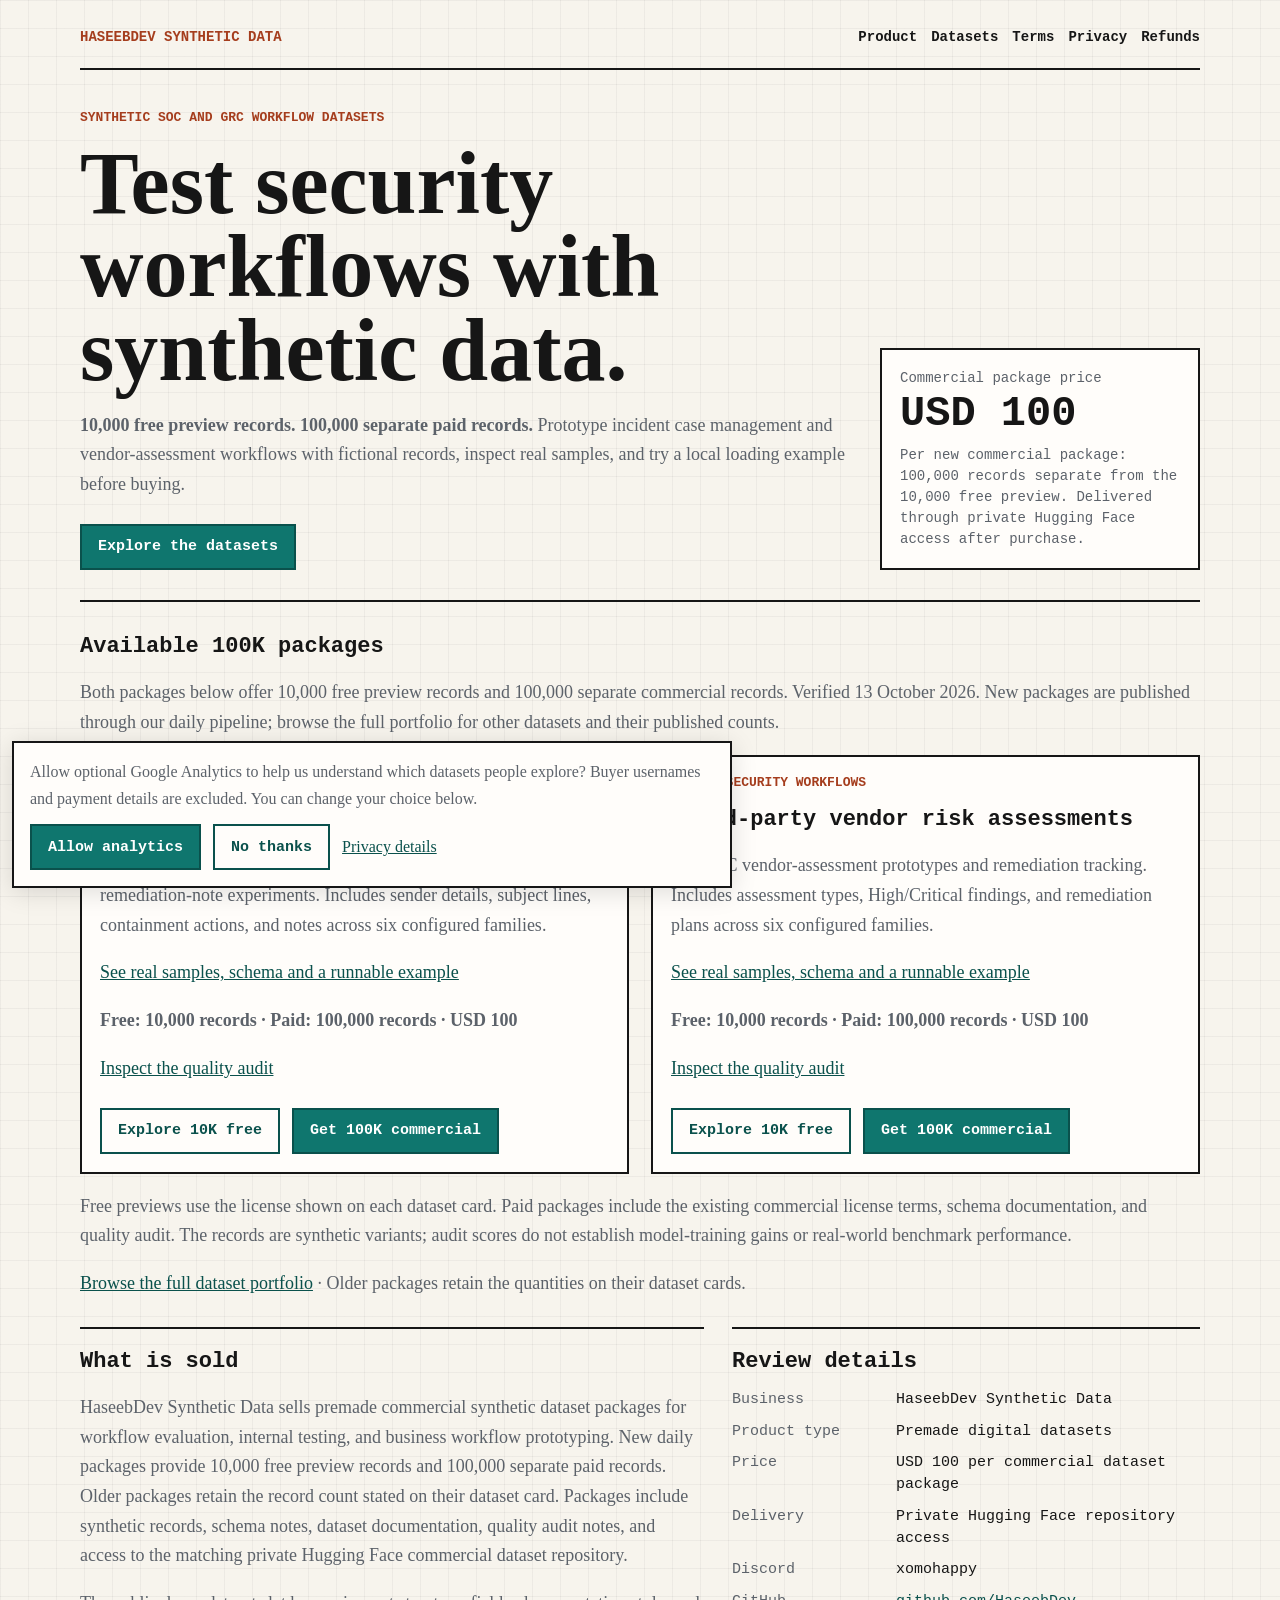
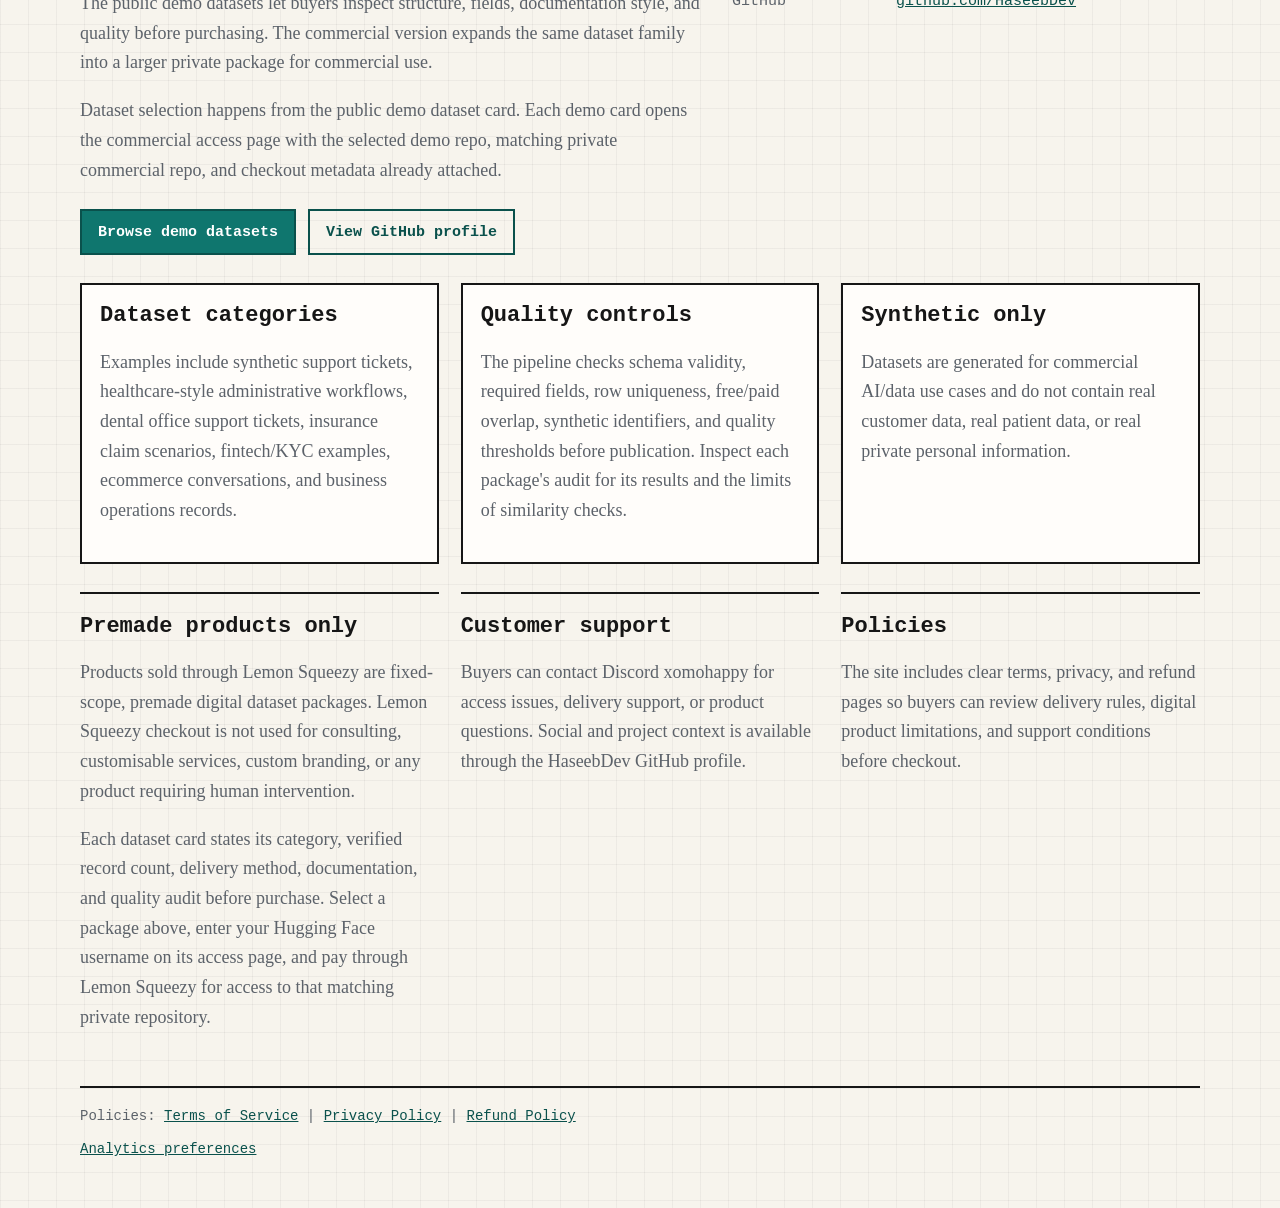
<file: index.html>
<!doctype html>
<html lang="en">
<head>
  <meta charset="utf-8">
  <meta name="viewport" content="width=device-width, initial-scale=1">
  <meta name="checkout-repo" content="synthetic-data-checkout">
  <meta name="description" content="Explore 10,000 free synthetic workflow records, then get 100,000 separate commercial records for USD 100. Inspect the schema and audit before buying.">
  <title>Synthetic SOC &amp; Vendor Risk Datasets | 10K Free / 100K Paid</title>
  <link rel="canonical" href="https://haseebdev.github.io/synthetic-data-checkout/">
  <meta property="og:type" content="website">
  <meta property="og:title" content="Synthetic SOC and vendor risk workflow datasets">
  <meta property="og:description" content="Prototype security workflows with fictional records. Inspect 10K free previews, real samples and runnable examples; get 100K separate commercial records for USD 100.">
  <meta property="og:url" content="https://haseebdev.github.io/synthetic-data-checkout/">
  <meta name="twitter:card" content="summary">
  <script src="campaign-links.js" defer></script>
  <link rel="stylesheet" href="site.css">
  <script src="analytics-config.js" defer></script>
  <script src="analytics.js" defer></script>
  <meta name="referrer" content="strict-origin-when-cross-origin">
</head>
<body>
  <main class="wrap">
    <nav class="topbar" aria-label="Site navigation">
      <div class="brand">HaseebDev Synthetic Data</div>
      <div class="nav">
        <a href="index.html">Product</a>
        <a href="#packages">Datasets</a>
        <a href="terms.html">Terms</a>
        <a href="privacy.html">Privacy</a>
        <a href="refund.html">Refunds</a>
      </div>
    </nav>

    <header class="hero">
      <div>
        <p class="eyebrow">Synthetic SOC and GRC workflow datasets</p>
        <h1>Test security workflows with synthetic data.</h1>
        <p><strong>10,000 free preview records. 100,000 separate paid records.</strong> Prototype incident case management and vendor-assessment workflows with fictional records, inspect real samples, and try a local loading example before buying.</p>
        <div class="button-row"><a class="button" href="#packages">Explore the datasets</a></div>
      </div>
      <aside class="price-box" aria-label="Pricing">
        <div class="caption">Commercial package price</div>
        <div class="price">USD 100</div>
        <div class="caption">Per new commercial package: 100,000 records separate from the 10,000 free preview. Delivered through private Hugging Face access after purchase.</div>
      </aside>
    </header>

    <section id="packages" class="catalog" aria-labelledby="packages-title">
      <h2 id="packages-title">Available 100K packages</h2>
      <p>Both packages below offer 10,000 free preview records and 100,000 separate commercial records. Verified 13 October 2026. New packages are published through our daily pipeline; browse the full portfolio for other datasets and their published counts.</p>
      <div class="package-grid">
        <article class="fact-box">
          <p class="eyebrow">Email security workflows</p>
          <h2>Phishing remediation reports</h2>
          <p>For SOC case-management prototypes, incident-ticket ingestion, and remediation-note experiments. Includes sender details, subject lines, containment actions, and notes across six configured families.</p>
          <p><a href="phishing-remediation-dataset.html">See real samples, schema and a runnable example</a></p>
          <p><strong>Free: 10,000 records · Paid: 100,000 records · USD 100</strong></p>
          <p><a href="https://huggingface.co/datasets/HaseebDev/phishing_remediation_reports/blob/main/quality-audit.md">Inspect the quality audit</a></p>
          <div class="button-row">
            <a class="button secondary" href="https://huggingface.co/datasets/HaseebDev/phishing_remediation_reports">Explore 10K free</a>
            <a class="button" data-package="phishing_remediation_reports" href="https://haseebdev.github.io/synthetic-data-checkout/commercial-access.html?niche=phishing_remediation_reports&amp;demo_repo=HaseebDev%2Fphishing_remediation_reports&amp;commercial_repo=HaseebDev%2Fphishing_remediation_reports-commercial&amp;checkout_url=https%3A%2F%2Fsyntheticdatasetlab.lemonsqueezy.com%2Fcheckout%2Fbuy%2F431fde4c-a3ff-4587-825b-7ec496b1e98e%3Fcheckout%255Bcustom%255D%255Bdataset%255D%3Dphishing_remediation_reports%26checkout%255Bcustom%255D%255Bdemo_repo%255D%3DHaseebDev%252Fphishing_remediation_reports%26checkout%255Bcustom%255D%255Bcommercial_repo%255D%3DHaseebDev%252Fphishing_remediation_reports-commercial%26utm_source%3Dgithub_pages%26utm_medium%3Dcatalog%26utm_campaign%3Dphishing_remediation_reports&amp;commercial_records=100000&amp;utm_source=github_pages&amp;utm_medium=catalog&amp;utm_campaign=phishing_remediation_reports">Get 100K commercial</a>
          </div>
        </article>
        <article class="fact-box">
          <p class="eyebrow">Vendor security workflows</p>
          <h2>Third-party vendor risk assessments</h2>
          <p>For GRC vendor-assessment prototypes and remediation tracking. Includes assessment types, High/Critical findings, and remediation plans across six configured families.</p>
          <p><a href="vendor-risk-assessment-dataset.html">See real samples, schema and a runnable example</a></p>
          <p><strong>Free: 10,000 records · Paid: 100,000 records · USD 100</strong></p>
          <p><a href="https://huggingface.co/datasets/HaseebDev/third_party_vendor_risks/blob/main/quality-audit.md">Inspect the quality audit</a></p>
          <div class="button-row">
            <a class="button secondary" href="https://huggingface.co/datasets/HaseebDev/third_party_vendor_risks">Explore 10K free</a>
            <a class="button" data-package="third_party_vendor_risks" href="https://haseebdev.github.io/synthetic-data-checkout/commercial-access.html?niche=third_party_vendor_risks&amp;demo_repo=HaseebDev%2Fthird_party_vendor_risks&amp;commercial_repo=HaseebDev%2Fthird_party_vendor_risks-commercial&amp;checkout_url=https%3A%2F%2Fsyntheticdatasetlab.lemonsqueezy.com%2Fcheckout%2Fbuy%2F431fde4c-a3ff-4587-825b-7ec496b1e98e%3Fcheckout%255Bcustom%255D%255Bdataset%255D%3Dthird_party_vendor_risks%26checkout%255Bcustom%255D%255Bdemo_repo%255D%3DHaseebDev%252Fthird_party_vendor_risks%26checkout%255Bcustom%255D%255Bcommercial_repo%255D%3DHaseebDev%252Fthird_party_vendor_risks-commercial%26utm_source%3Dgithub_pages%26utm_medium%3Dcatalog%26utm_campaign%3Dthird_party_vendor_risks&amp;commercial_records=100000&amp;utm_source=github_pages&amp;utm_medium=catalog&amp;utm_campaign=third_party_vendor_risks">Get 100K commercial</a>
          </div>
        </article>
      </div>
      <p>Free previews use the license shown on each dataset card. Paid packages include the existing commercial license terms, schema documentation, and quality audit. The records are synthetic variants; audit scores do not establish model-training gains or real-world benchmark performance.</p>
      <p><a href="https://huggingface.co/HaseebDev">Browse the full dataset portfolio</a> · Older packages retain the quantities on their dataset cards.</p>
    </section>

    <section class="two-col">
      <div class="panel">
        <h2>What is sold</h2>
        <p>
          HaseebDev Synthetic Data sells premade commercial synthetic dataset packages for workflow evaluation, internal testing, and business workflow prototyping. New daily packages provide 10,000 free preview records and 100,000 separate paid records. Older packages retain the record count stated on their dataset card. Packages include synthetic records, schema notes, dataset documentation, quality audit notes, and access to the matching private Hugging Face commercial dataset repository.
        </p>
        <p>
          The public demo datasets let buyers inspect structure, fields, documentation style, and quality before purchasing. The commercial version expands the same dataset family into a larger private package for commercial use.
        </p>
        <p>
          Dataset selection happens from the public demo dataset card. Each demo card opens the commercial access page with the selected demo repo, matching private commercial repo, and checkout metadata already attached.
        </p>
        <div class="button-row">
          <a class="button" href="https://huggingface.co/HaseebDev" rel="noopener">Browse demo datasets</a>
          <a class="button secondary" href="https://github.com/HaseebDev" rel="noopener">View GitHub profile</a>
        </div>
      </div>

      <aside class="panel">
        <h2>Review details</h2>
        <dl>
          <dt>Business</dt>
          <dd>HaseebDev Synthetic Data</dd>
          <dt>Product type</dt>
          <dd>Premade digital datasets</dd>
          <dt>Price</dt>
          <dd>USD 100 per commercial dataset package</dd>
          <dt>Delivery</dt>
          <dd>Private Hugging Face repository access</dd>
          <dt>Discord</dt>
          <dd>xomohappy</dd>
          <dt>GitHub</dt>
          <dd><a href="https://github.com/HaseebDev" rel="noopener">github.com/HaseebDev</a></dd>
        </dl>
      </aside>
    </section>

    <section class="grid" aria-label="Product features">
      <article class="fact-box">
        <h2>Dataset categories</h2>
        <p>Examples include synthetic support tickets, healthcare-style administrative workflows, dental office support tickets, insurance claim scenarios, fintech/KYC examples, ecommerce conversations, and business operations records.</p>
      </article>
      <article class="fact-box">
        <h2>Quality controls</h2>
        <p>The pipeline checks schema validity, required fields, row uniqueness, free/paid overlap, synthetic identifiers, and quality thresholds before publication. Inspect each package's audit for its results and the limits of similarity checks.</p>
      </article>
      <article class="fact-box">
        <h2>Synthetic only</h2>
        <p>Datasets are generated for commercial AI/data use cases and do not contain real customer data, real patient data, or real private personal information.</p>
      </article>
    </section>

    <section class="grid" aria-label="Store review and buyer information">
      <div class="panel">
        <h2>Premade products only</h2>
        <p>
          Products sold through Lemon Squeezy are fixed-scope, premade digital dataset packages. Lemon Squeezy checkout is not used for consulting, customisable services, custom branding, or any product requiring human intervention.
        </p>
        <p>
          Each dataset card states its category, verified record count, delivery method, documentation, and quality audit before purchase. Select a package above, enter your Hugging Face username on its access page, and pay through Lemon Squeezy for access to that matching private repository.
        </p>
      </div>
      <div class="panel">
        <h2>Customer support</h2>
        <p>
          Buyers can contact Discord xomohappy for access issues, delivery support, or product questions. Social and project context is available through the HaseebDev GitHub profile.
        </p>
      </div>
      <div class="panel">
        <h2>Policies</h2>
        <p>
          The site includes clear terms, privacy, and refund pages so buyers can review delivery rules, digital product limitations, and support conditions before checkout.
        </p>
      </div>
    </section>

    <footer class="footer">
      Policies: <a href="terms.html">Terms of Service</a> | <a href="privacy.html">Privacy Policy</a> | <a href="refund.html">Refund Policy</a>
    </footer>
  </main>
</body>
</html>
</file>
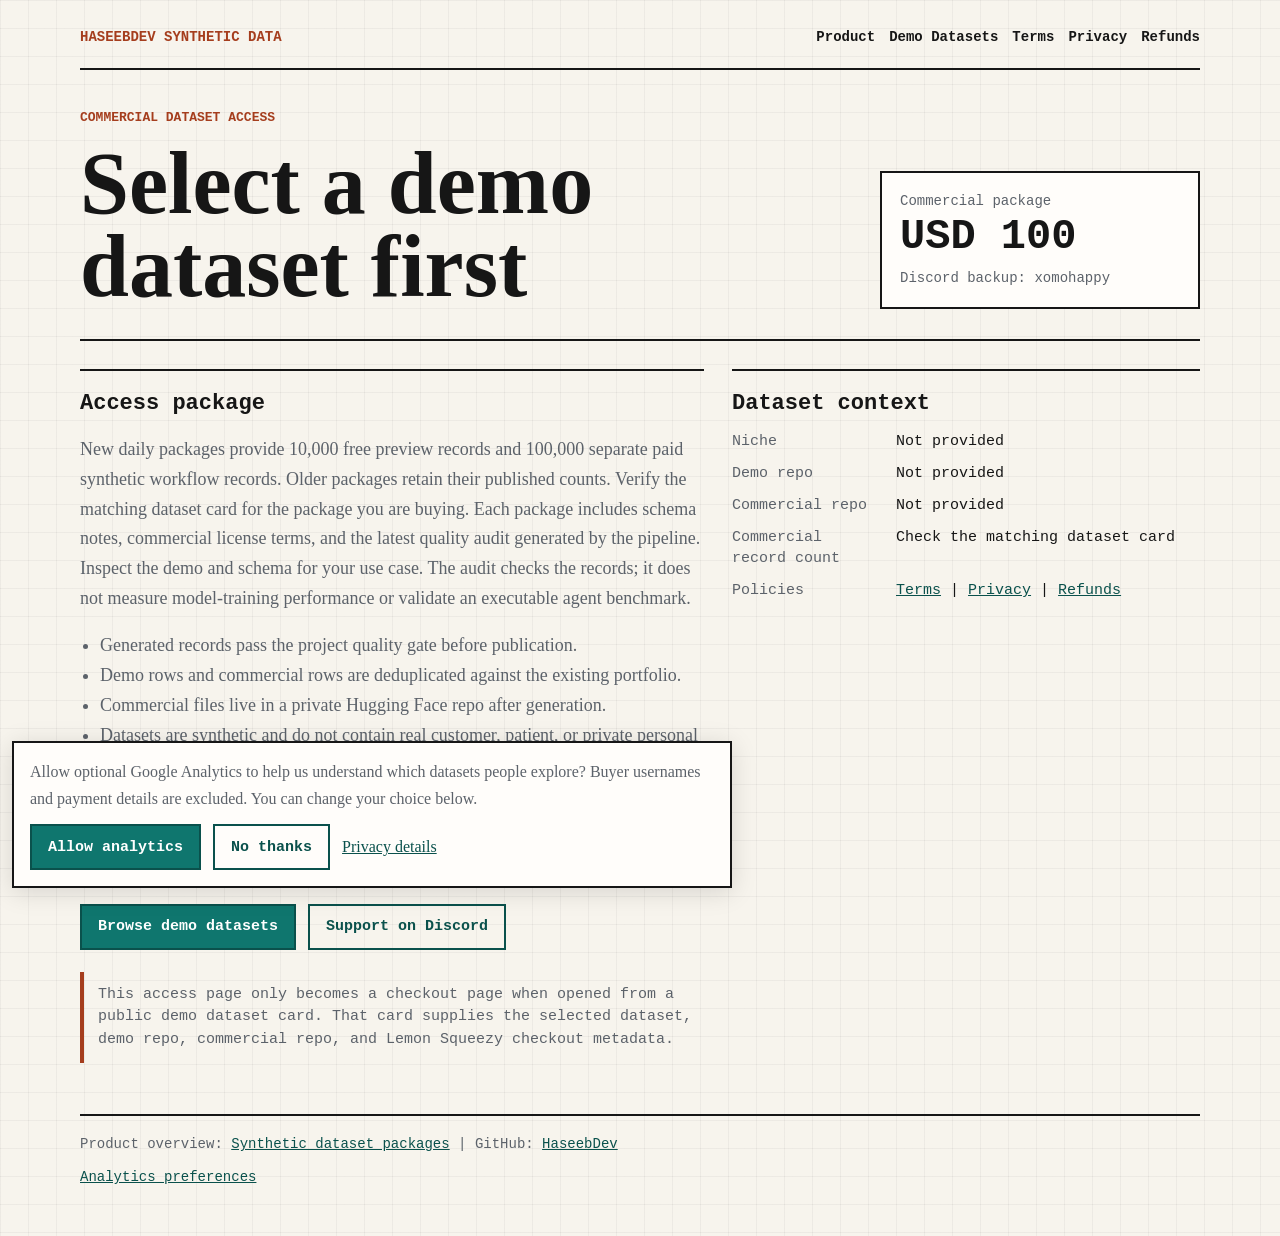
<file: commercial-access.html>
<!doctype html>
<html lang="en">
<head>
  <meta charset="utf-8">
  <meta name="viewport" content="width=device-width, initial-scale=1">
  <meta name="checkout-repo" content="synthetic-data-checkout">
  <title>Commercial Dataset Access</title>
  <link rel="stylesheet" href="site.css">
  <script src="analytics-config.js" defer></script>
  <script src="analytics.js" defer></script>
  <meta name="referrer" content="strict-origin-when-cross-origin">
</head>
<body>
  <main class="wrap">
    <nav class="topbar" aria-label="Site navigation">
      <div class="brand">HaseebDev Synthetic Data</div>
      <div class="nav">
        <a href="index.html">Product</a>
        <a href="https://huggingface.co/HaseebDev" rel="noopener">Demo Datasets</a>
        <a href="terms.html">Terms</a>
        <a href="privacy.html">Privacy</a>
        <a href="refund.html">Refunds</a>
      </div>
    </nav>

    <header class="hero">
      <div>
        <p class="eyebrow">Commercial dataset access</p>
        <h1 id="title">Buy the commercial dataset</h1>
      </div>
      <aside class="price-box">
        <div class="caption">Commercial package</div>
        <div class="price">USD 100</div>
        <div class="caption">Discord backup: xomohappy</div>
      </aside>
    </header>

    <div class="two-col">
      <section class="panel">
        <h2>Access package</h2>
        <p>
          New daily packages provide 10,000 free preview records and 100,000 separate paid synthetic workflow records. Older packages retain their published counts. Verify the matching dataset card for the package you are buying. Each package includes
          schema notes, commercial license terms, and the latest quality audit generated by the
          pipeline. Inspect the demo and schema for your use case. The audit checks the records;
          it does not measure model-training performance or validate an executable agent benchmark.
        </p>
        <ul>
          <li>Generated records pass the project quality gate before publication.</li>
          <li>Demo rows and commercial rows are deduplicated against the existing portfolio.</li>
          <li>Commercial files live in a private Hugging Face repo after generation.</li>
          <li>Datasets are synthetic and do not contain real customer, patient, or private personal data.</li>
        </ul>

        <label for="hf-username">Hugging Face username for private repo access</label>
        <input id="hf-username" name="hf_username" autocomplete="username" placeholder="your-huggingface-username">

        <div class="button-row">
          <a class="button" id="checkout" href="#" rel="noopener">Buy with Lemon Squeezy</a>
          <a class="button secondary" id="support" href="https://discord.com/app" rel="noopener">Support on Discord</a>
        </div>

        <p class="alert" id="fallback">
          This page is dataset-specific. Open it from a public demo dataset card so the selected demo repo, private commercial repo, and checkout metadata are attached before purchase.
        </p>
      </section>

      <aside class="panel">
        <h2>Dataset context</h2>
        <dl>
          <dt>Niche</dt>
          <dd id="niche">Not provided</dd>
          <dt>Demo repo</dt>
          <dd id="demo-repo">Not provided</dd>
          <dt>Commercial repo</dt>
          <dd id="commercial-repo">Not provided</dd>
          <dt>Commercial record count</dt>
          <dd id="commercial-count">Check the matching dataset card</dd>
          <dt>Policies</dt>
          <dd><a href="terms.html">Terms</a> | <a href="privacy.html">Privacy</a> | <a href="refund.html">Refunds</a></dd>
        </dl>
      </aside>
    </div>

    <footer class="footer">
      Product overview: <a href="index.html">Synthetic dataset packages</a> | GitHub: <a href="https://github.com/HaseebDev" rel="noopener">HaseebDev</a>
    </footer>
  </main>

  <script src="campaign-links.js"></script>
  <script>
    const params = new URLSearchParams(window.location.search);
    const niche = params.get("niche") || params.get("dataset") || "";
    const demoRepo = params.get("demo_repo") || "";
    const commercialRepo = params.get("commercial_repo") || "";
    const configuredCheckout = params.get("checkout_url") || "";
    const checkoutUrl = typeof window.datasetCampaignUrl === "function"
      ? window.datasetCampaignUrl(configuredCheckout) : configuredCheckout;
    const commercialCount = params.get("commercial_records") || "";
    if (/^[1-9][0-9]{0,6}$/.test(commercialCount)) {
      document.getElementById("commercial-count").textContent = `${Number(commercialCount).toLocaleString("en-US")} (as stated on the dataset card)`;
    }

    const readable = niche
      ? niche.replace(/[_-]+/g, " ").replace(/\b\w/g, char => char.toUpperCase())
      : "Commercial Dataset";

    document.getElementById("title").textContent = `${readable} Commercial Access`;
    document.getElementById("niche").textContent = niche || "Not provided";
    document.getElementById("demo-repo").textContent = demoRepo || "Not provided";
    document.getElementById("commercial-repo").textContent = commercialRepo || "Not provided";

    const checkout = document.getElementById("checkout");
    const hfUsername = document.getElementById("hf-username");
    const withHuggingFaceUsername = (url) => {
      const parsed = new URL(url, window.location.href);
      const username = hfUsername.value.trim();
      if (username) {
        parsed.searchParams.set("checkout[custom][hf_username]", username);
      }
      return parsed.toString();
    };

    const isAllowedCheckoutUrl = (url) => {
      try {
        const parsed = new URL(url);
        return (
          parsed.protocol === "https:" &&
          parsed.hostname === "syntheticdatasetlab.lemonsqueezy.com" &&
          parsed.pathname.startsWith("/checkout/buy/")
        );
      } catch {
        return false;
      }
    };

    const hasDatasetContext = Boolean(
      niche &&
      demoRepo === `HaseebDev/${niche}` &&
      commercialRepo === `${demoRepo}-commercial` &&
      isAllowedCheckoutUrl(checkoutUrl)
    );

    if (hasDatasetContext) {
      checkout.href = checkoutUrl;
      checkout.addEventListener("click", (event) => {
        const username = hfUsername.value.trim();
        if (!username) {
          event.preventDefault();
          hfUsername.focus();
          hfUsername.setAttribute("aria-invalid", "true");
          return;
        }
        hfUsername.removeAttribute("aria-invalid");
        checkout.href = withHuggingFaceUsername(checkoutUrl);
      });
    } else {
      document.getElementById("title").textContent = "Select a demo dataset first";
      checkout.href = "https://huggingface.co/HaseebDev";
      checkout.textContent = "Browse demo datasets";
      hfUsername.disabled = true;
      hfUsername.placeholder = "Open this page from a demo dataset card";
      document.getElementById("fallback").textContent = "This access page only becomes a checkout page when opened from a public demo dataset card. That card supplies the selected dataset, demo repo, commercial repo, and Lemon Squeezy checkout metadata.";
    }
  </script>
</body>
</html>
</file>
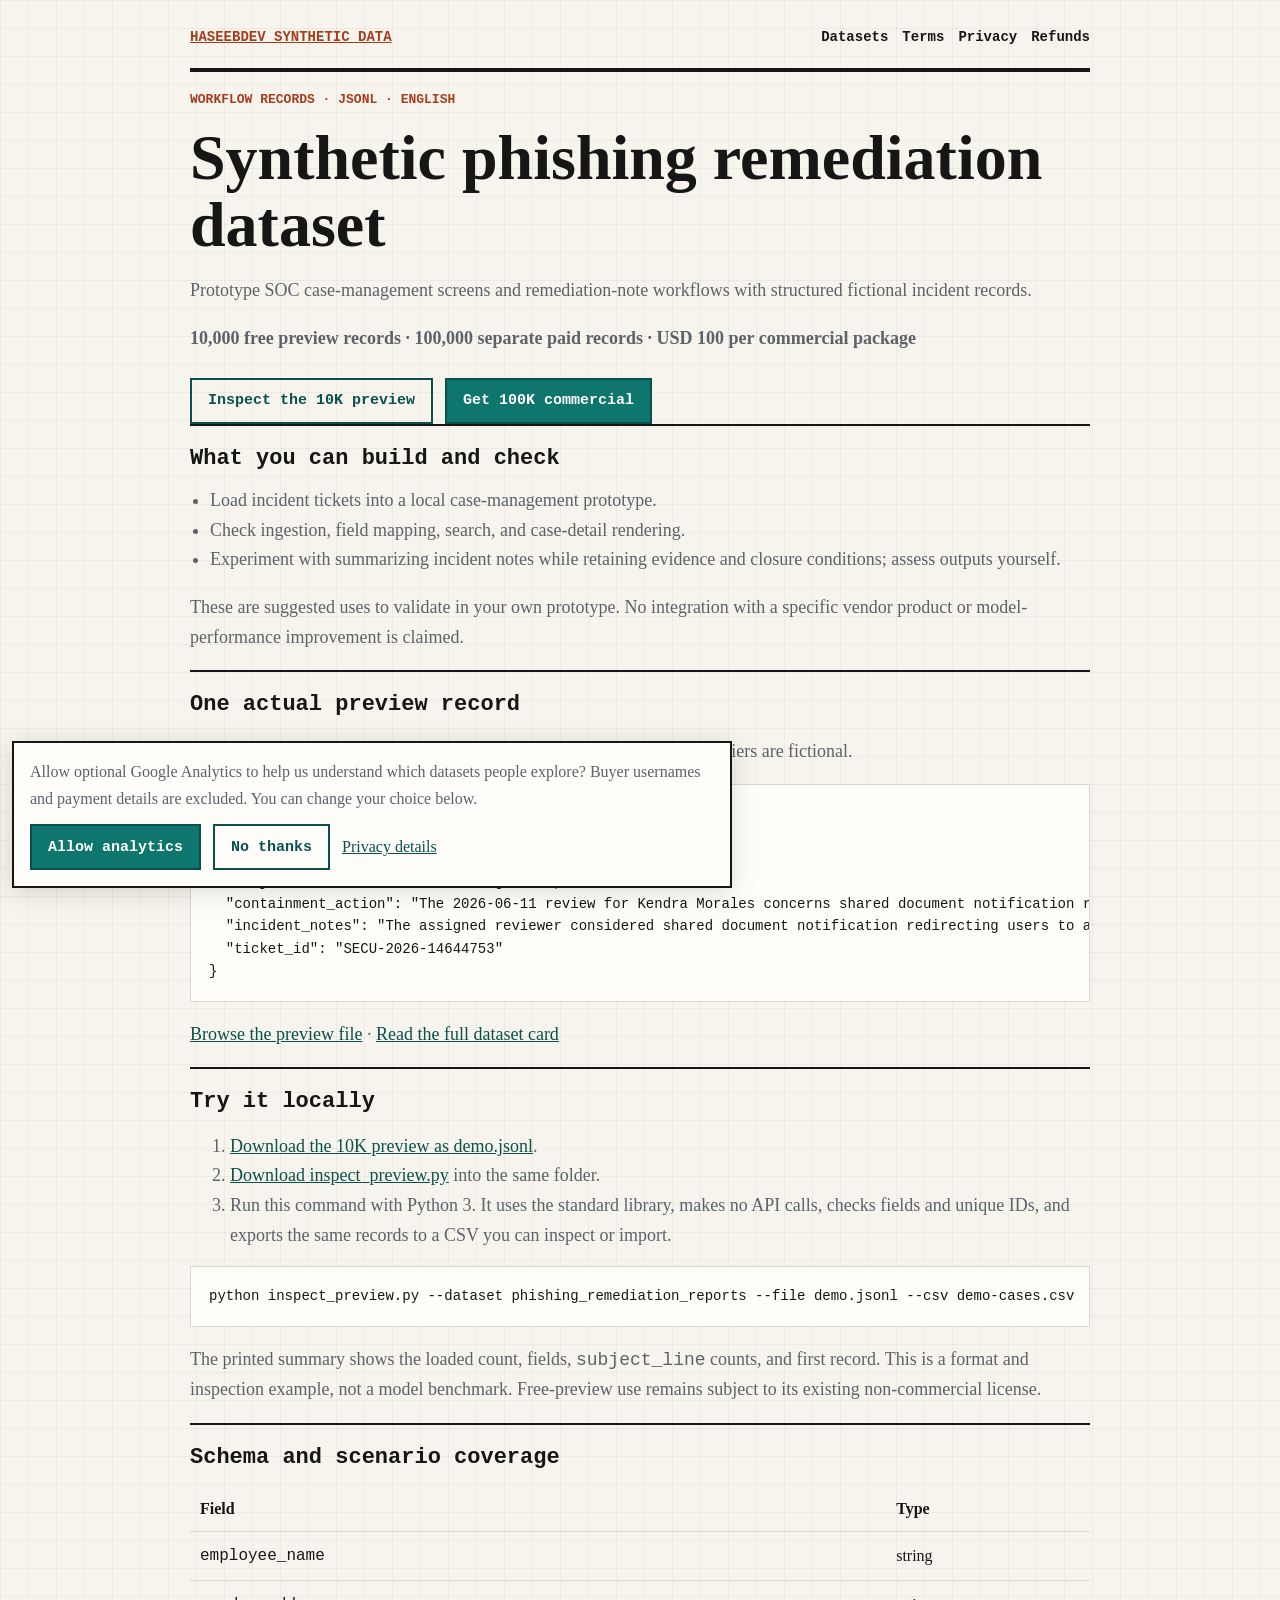
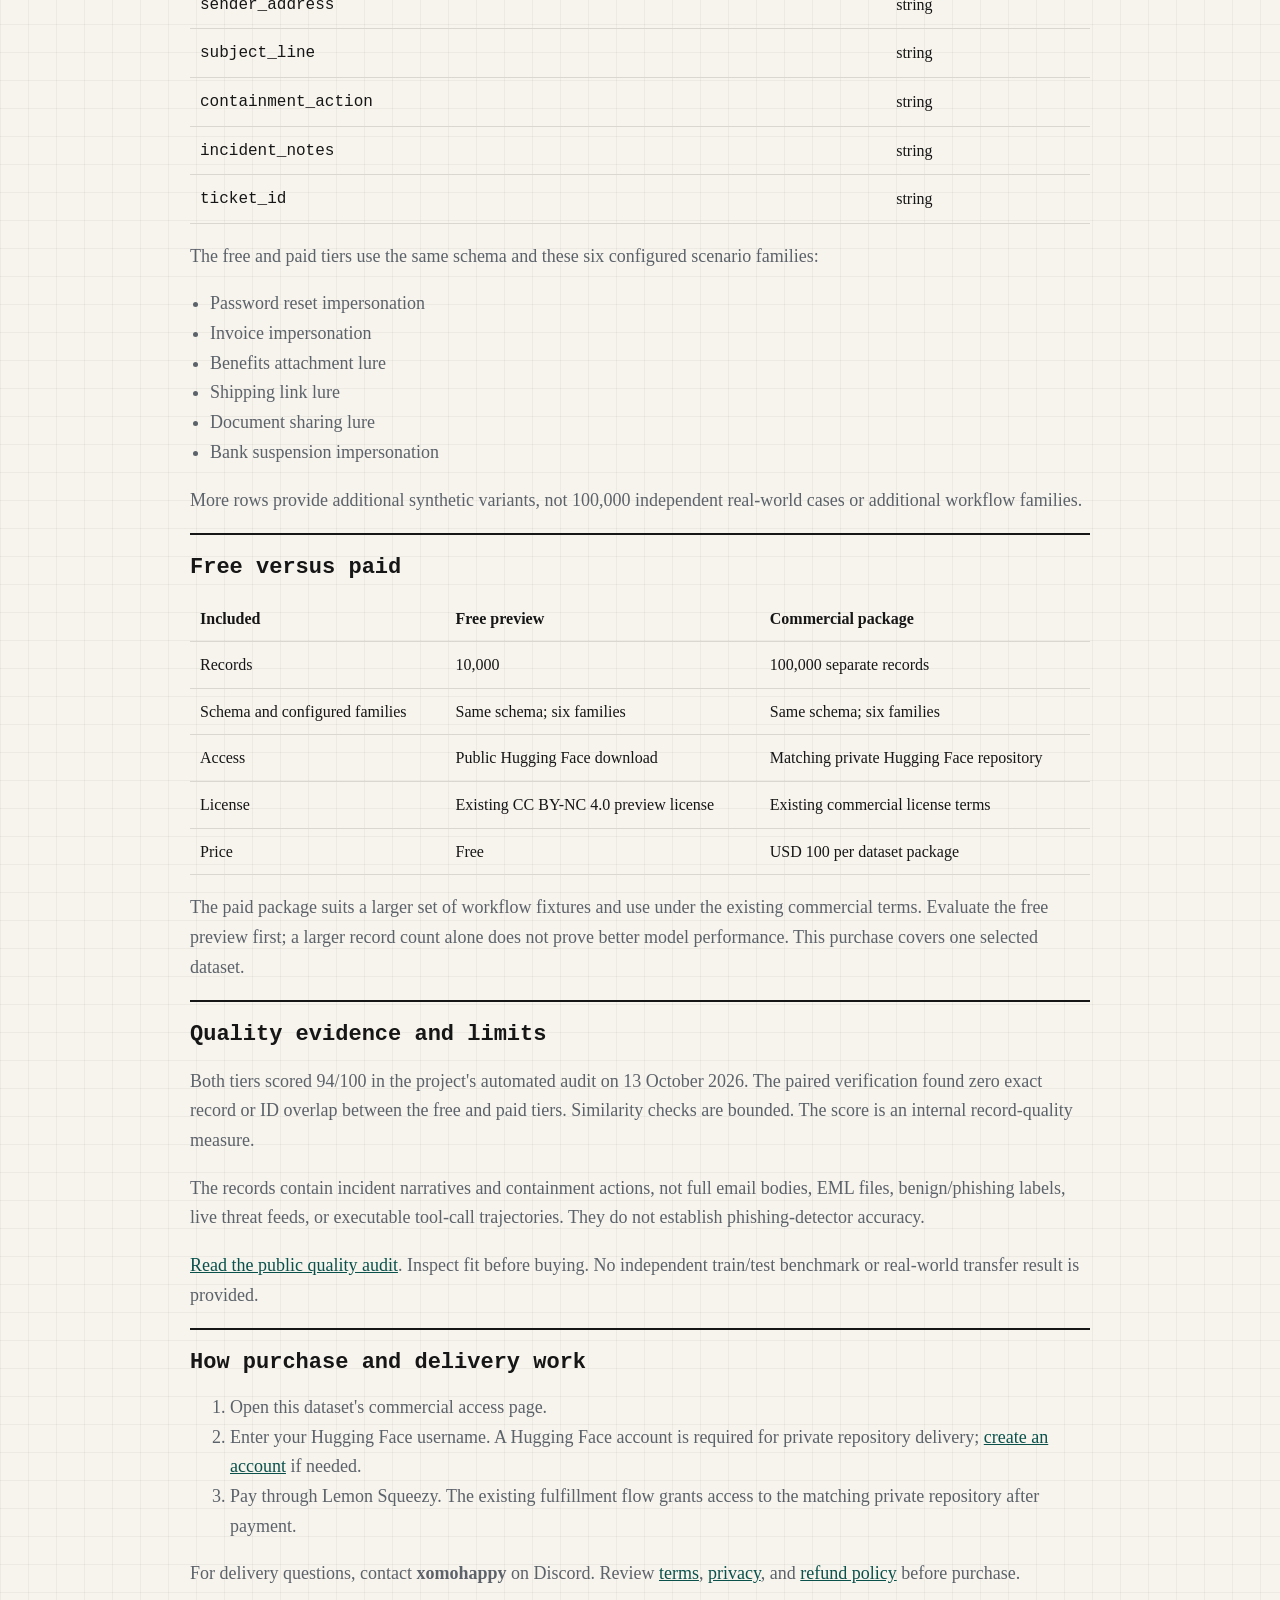
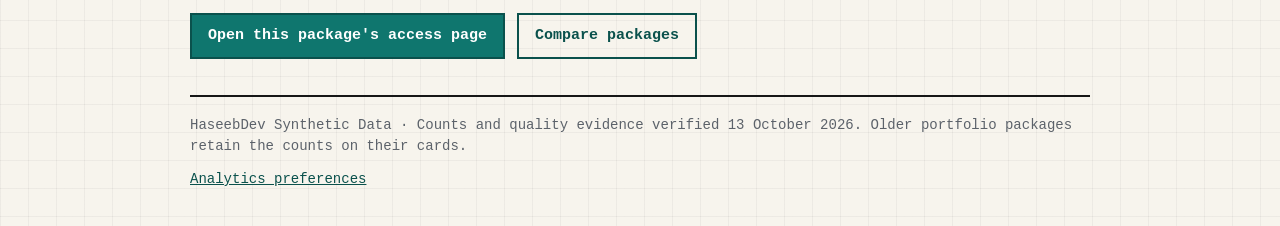
<file: phishing-remediation-dataset.html>
<!doctype html>
<html lang="en"><head>
  <meta charset="utf-8"><meta name="viewport" content="width=device-width, initial-scale=1">
  <title>Synthetic phishing remediation dataset | 10K Preview &amp; 100K Commercial</title>
  <meta name="description" content="Prototype SOC case-management screens and remediation-note workflows with structured fictional incident records. Inspect 10,000 free records; get 100,000 separate commercial records for USD 100.">
  <link rel="canonical" href="https://haseebdev.github.io/synthetic-data-checkout/phishing-remediation-dataset.html">
  <meta property="og:type" content="website"><meta property="og:title" content="Synthetic phishing remediation dataset">
  <meta property="og:description" content="Prototype SOC case-management screens and remediation-note workflows with structured fictional incident records. Inspect 10,000 free records; get 100,000 separate commercial records for USD 100."><meta property="og:url" content="https://haseebdev.github.io/synthetic-data-checkout/phishing-remediation-dataset.html">
  <meta name="twitter:card" content="summary"><link rel="stylesheet" href="site.css">
  <script src="campaign-links.js" defer></script>
  <script src="analytics-config.js" defer></script><script src="analytics.js" defer></script>
  <meta name="referrer" content="strict-origin-when-cross-origin">
  <script type="application/ld+json">{"@context": "https://schema.org", "@type": "Dataset", "name": "Synthetic phishing remediation dataset — 10K free preview", "description": "10,000 fictional workflow records in JSONL. Prototype SOC case-management screens and remediation-note workflows with structured fictional incident records.", "url": "https://haseebdev.github.io/synthetic-data-checkout/phishing-remediation-dataset.html", "sameAs": "https://huggingface.co/datasets/HaseebDev/phishing_remediation_reports", "creator": {"@type": "Organization", "name": "HaseebDev Synthetic Data", "url": "https://haseebdev.github.io/synthetic-data-checkout/"}, "keywords": ["synthetic phishing dataset", "phishing remediation", "SOC incident records", "email security", "workflow testing"], "license": "https://creativecommons.org/licenses/by-nc/4.0/", "isAccessibleForFree": true, "variableMeasured": ["employee_name", "sender_address", "subject_line", "containment_action", "incident_notes", "ticket_id"], "distribution": [{"@type": "DataDownload", "encodingFormat": "application/x-ndjson", "contentUrl": "https://huggingface.co/datasets/HaseebDev/phishing_remediation_reports/resolve/main/demo.jsonl?download=true"}]}</script>
</head><body><main class="wrap readable">
  <nav class="topbar" aria-label="Site navigation"><a class="brand" href="index.html">HaseebDev Synthetic Data</a><div class="nav"><a href="index.html#packages">Datasets</a><a href="terms.html">Terms</a><a href="privacy.html">Privacy</a><a href="refund.html">Refunds</a></div></nav>
  <header class="panel"><p class="eyebrow">Workflow records · JSONL · English</p><h1>Synthetic phishing remediation dataset</h1><p>Prototype SOC case-management screens and remediation-note workflows with structured fictional incident records.</p>
  <p><strong>10,000 free preview records · 100,000 separate paid records · USD 100 per commercial package</strong></p>
  <div class="button-row"><a class="button secondary" href="https://huggingface.co/datasets/HaseebDev/phishing_remediation_reports">Inspect the 10K preview</a><a class="button" data-package="phishing_remediation_reports" href="https://haseebdev.github.io/synthetic-data-checkout/commercial-access.html?niche=phishing_remediation_reports&amp;demo_repo=HaseebDev%2Fphishing_remediation_reports&amp;commercial_repo=HaseebDev%2Fphishing_remediation_reports-commercial&amp;checkout_url=https%3A%2F%2Fsyntheticdatasetlab.lemonsqueezy.com%2Fcheckout%2Fbuy%2F431fde4c-a3ff-4587-825b-7ec496b1e98e%3Fcheckout%255Bcustom%255D%255Bdataset%255D%3Dphishing_remediation_reports%26checkout%255Bcustom%255D%255Bdemo_repo%255D%3DHaseebDev%252Fphishing_remediation_reports%26checkout%255Bcustom%255D%255Bcommercial_repo%255D%3DHaseebDev%252Fphishing_remediation_reports-commercial%26utm_source%3Dgithub_pages%26utm_medium%3Ddataset_guide%26utm_campaign%3Dphishing_remediation_reports&amp;commercial_records=100000&amp;utm_source=github_pages&amp;utm_medium=dataset_guide&amp;utm_campaign=phishing_remediation_reports">Get 100K commercial</a></div></header>
  <section class="panel"><h2>What you can build and check</h2><ul><li>Load incident tickets into a local case-management prototype.</li><li>Check ingestion, field mapping, search, and case-detail rendering.</li><li>Experiment with summarizing incident notes while retaining evidence and closure conditions; assess outputs yourself.</li></ul><p>These are suggested uses to validate in your own prototype. No integration with a specific vendor product or model-performance improvement is claimed.</p></section>
  <section class="panel"><h2>One actual preview record</h2><p>This record comes from the public preview. Names, companies, and identifiers are fictional.</p><pre><code>{
  &quot;employee_name&quot;: &quot;Kendra Morales&quot;,
  &quot;sender_address&quot;: &quot;notice-10799@security-example.invalid&quot;,
  &quot;subject_line&quot;: &quot;Document Sharing Lure&quot;,
  &quot;containment_action&quot;: &quot;The 2026-06-11 review for Kendra Morales concerns shared document notification redirecting users to a credential-harvesting landing page. Assessment of the redirect chain and document-sharing audit trail supports the instruction to revoke affected sessions if credentials were submitted. A status update arrived through a secondary contact and awaits confirmation from the accountable owner. Checklist item 9 remains open in the follow-up queue. The case includes an exception request that requires approval separate from the routine workflow. Closure requires that identity review confirms the account is secured; an incomplete evidence request keeps the case open.&quot;,
  &quot;incident_notes&quot;: &quot;The assigned reviewer considered shared document notification redirecting users to a credential-harvesting landing page for Kendra Morales on 2026-06-11. Collect the redirect chain and document-sharing audit trail and revoke affected sessions if credentials were submitted, recording any unresolved limitation. A later message narrows the original request to the affected service rather than the entire account. The working file for resolution retains attachment 17 alongside the original report. A review note distinguishes directly observed facts from information attributed to another person. The handoff specifies this completion condition: identity review confirms the account is secured.&quot;,
  &quot;ticket_id&quot;: &quot;SECU-2026-14644753&quot;
}</code></pre><p><a href="https://huggingface.co/datasets/HaseebDev/phishing_remediation_reports/blob/main/demo.jsonl">Browse the preview file</a> · <a href="https://huggingface.co/datasets/HaseebDev/phishing_remediation_reports/blob/main/README.md">Read the full dataset card</a></p></section>
  <section class="panel"><h2>Try it locally</h2><ol><li><a href="https://huggingface.co/datasets/HaseebDev/phishing_remediation_reports/resolve/main/demo.jsonl?download=true">Download the 10K preview as demo.jsonl</a>.</li><li><a href="inspect_preview.py" download>Download inspect_preview.py</a> into the same folder.</li><li>Run this command with Python 3. It uses the standard library, makes no API calls, checks fields and unique IDs, and exports the same records to a CSV you can inspect or import.</li></ol><pre><code>python inspect_preview.py --dataset phishing_remediation_reports --file demo.jsonl --csv demo-cases.csv</code></pre><p>The printed summary shows the loaded count, fields, <code>subject_line</code> counts, and first record. This is a format and inspection example, not a model benchmark. Free-preview use remains subject to its existing non-commercial license.</p></section>
  <section class="panel"><h2>Schema and scenario coverage</h2><div class="table-scroll"><table><thead><tr><th>Field</th><th>Type</th></tr></thead><tbody><tr><td><code>employee_name</code></td><td>string</td></tr><tr><td><code>sender_address</code></td><td>string</td></tr><tr><td><code>subject_line</code></td><td>string</td></tr><tr><td><code>containment_action</code></td><td>string</td></tr><tr><td><code>incident_notes</code></td><td>string</td></tr><tr><td><code>ticket_id</code></td><td>string</td></tr></tbody></table></div><p>The free and paid tiers use the same schema and these six configured scenario families:</p><ul><li>Password reset impersonation</li><li>Invoice impersonation</li><li>Benefits attachment lure</li><li>Shipping link lure</li><li>Document sharing lure</li><li>Bank suspension impersonation</li></ul><p>More rows provide additional synthetic variants, not 100,000 independent real-world cases or additional workflow families.</p></section>
  <section class="panel"><h2>Free versus paid</h2><div class="table-scroll"><table><thead><tr><th>Included</th><th>Free preview</th><th>Commercial package</th></tr></thead><tbody><tr><td>Records</td><td>10,000</td><td>100,000 separate records</td></tr><tr><td>Schema and configured families</td><td>Same schema; six families</td><td>Same schema; six families</td></tr><tr><td>Access</td><td>Public Hugging Face download</td><td>Matching private Hugging Face repository</td></tr><tr><td>License</td><td>Existing CC BY-NC 4.0 preview license</td><td>Existing commercial license terms</td></tr><tr><td>Price</td><td>Free</td><td>USD 100 per dataset package</td></tr></tbody></table></div><p>The paid package suits a larger set of workflow fixtures and use under the existing commercial terms. Evaluate the free preview first; a larger record count alone does not prove better model performance. This purchase covers one selected dataset.</p></section>
  <section class="panel"><h2>Quality evidence and limits</h2><p>Both tiers scored 94/100 in the project's automated audit on 13 October 2026. The paired verification found zero exact record or ID overlap between the free and paid tiers. Similarity checks are bounded. The score is an internal record-quality measure.</p><p>The records contain incident narratives and containment actions, not full email bodies, EML files, benign/phishing labels, live threat feeds, or executable tool-call trajectories. They do not establish phishing-detector accuracy.</p><p><a href="https://huggingface.co/datasets/HaseebDev/phishing_remediation_reports/blob/main/quality-audit.md">Read the public quality audit</a>. Inspect fit before buying. No independent train/test benchmark or real-world transfer result is provided.</p></section>
  <section class="panel"><h2>How purchase and delivery work</h2><ol><li>Open this dataset's commercial access page.</li><li>Enter your Hugging Face username. A Hugging Face account is required for private repository delivery; <a href="https://huggingface.co/join">create an account</a> if needed.</li><li>Pay through Lemon Squeezy. The existing fulfillment flow grants access to the matching private repository after payment.</li></ol><p>For delivery questions, contact <strong>xomohappy</strong> on Discord. Review <a href="terms.html">terms</a>, <a href="privacy.html">privacy</a>, and <a href="refund.html">refund policy</a> before purchase.</p><div class="button-row"><a class="button" href="https://haseebdev.github.io/synthetic-data-checkout/commercial-access.html?niche=phishing_remediation_reports&amp;demo_repo=HaseebDev%2Fphishing_remediation_reports&amp;commercial_repo=HaseebDev%2Fphishing_remediation_reports-commercial&amp;checkout_url=https%3A%2F%2Fsyntheticdatasetlab.lemonsqueezy.com%2Fcheckout%2Fbuy%2F431fde4c-a3ff-4587-825b-7ec496b1e98e%3Fcheckout%255Bcustom%255D%255Bdataset%255D%3Dphishing_remediation_reports%26checkout%255Bcustom%255D%255Bdemo_repo%255D%3DHaseebDev%252Fphishing_remediation_reports%26checkout%255Bcustom%255D%255Bcommercial_repo%255D%3DHaseebDev%252Fphishing_remediation_reports-commercial%26utm_source%3Dgithub_pages%26utm_medium%3Ddataset_guide%26utm_campaign%3Dphishing_remediation_reports&amp;commercial_records=100000&amp;utm_source=github_pages&amp;utm_medium=dataset_guide&amp;utm_campaign=phishing_remediation_reports">Open this package's access page</a><a class="button secondary" href="index.html#packages">Compare packages</a></div></section>
  <footer class="footer">HaseebDev Synthetic Data · Counts and quality evidence verified 13 October 2026. Older portfolio packages retain the counts on their cards.</footer>
</main></body></html>
</file>
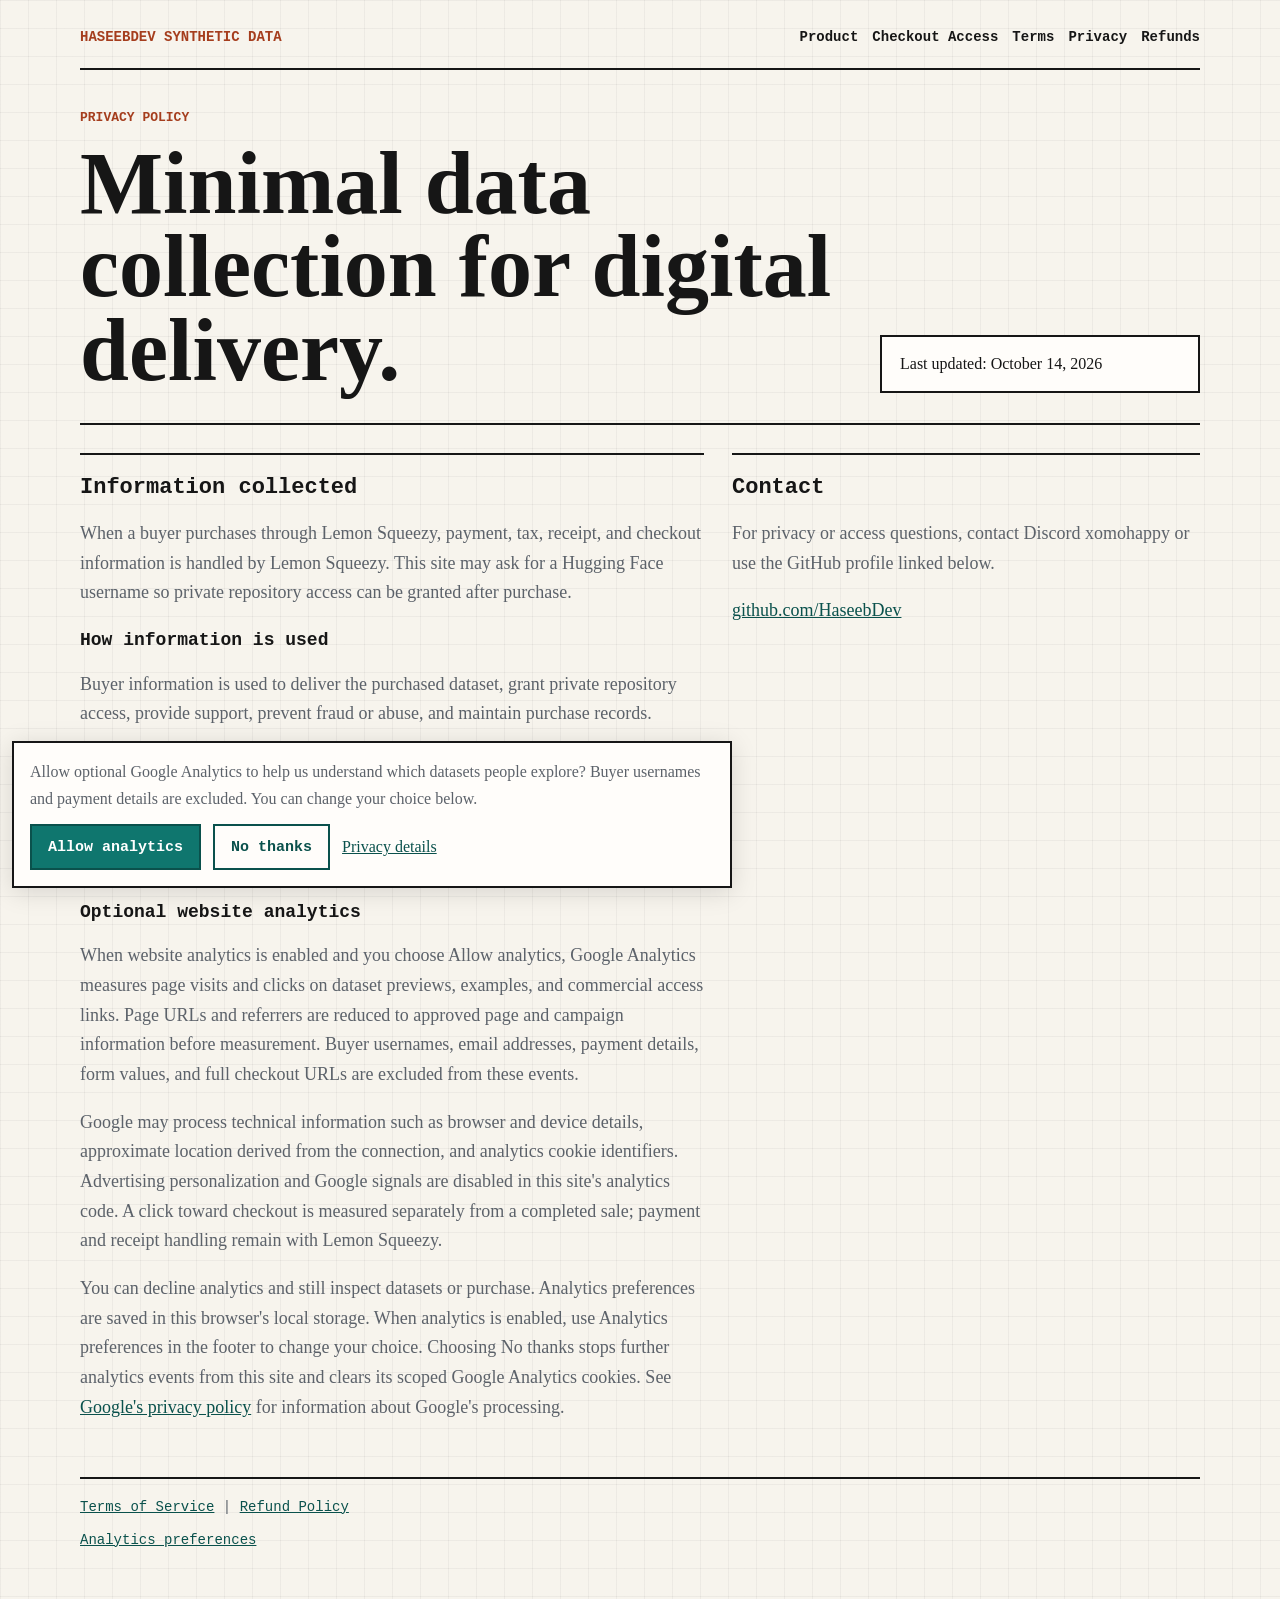
<file: privacy.html>
<!doctype html>
<html lang="en">
<head>
  <meta charset="utf-8">
  <meta name="viewport" content="width=device-width, initial-scale=1">
  <title>Privacy Policy | HaseebDev Synthetic Data</title>
  <link rel="stylesheet" href="site.css">
  <script src="analytics-config.js" defer></script>
  <script src="analytics.js" defer></script>
  <meta name="referrer" content="strict-origin-when-cross-origin">
</head>
<body>
  <main class="wrap">
    <nav class="topbar" aria-label="Site navigation">
      <div class="brand">HaseebDev Synthetic Data</div>
      <div class="nav">
        <a href="index.html">Product</a>
        <a href="commercial-access.html">Checkout Access</a>
        <a href="terms.html">Terms</a>
        <a href="privacy.html">Privacy</a>
        <a href="refund.html">Refunds</a>
      </div>
    </nav>

    <header class="hero">
      <div>
        <p class="eyebrow">Privacy Policy</p>
        <h1>Minimal data collection for digital delivery.</h1>
      </div>
      <aside class="notice">
        Last updated: October 14, 2026
      </aside>
    </header>

    <section class="two-col">
      <article class="panel">
        <h2>Information collected</h2>
        <p>When a buyer purchases through Lemon Squeezy, payment, tax, receipt, and checkout information is handled by Lemon Squeezy. This site may ask for a Hugging Face username so private repository access can be granted after purchase.</p>

        <h3>How information is used</h3>
        <p>Buyer information is used to deliver the purchased dataset, grant private repository access, provide support, prevent fraud or abuse, and maintain purchase records.</p>

        <h3>What is not collected</h3>
        <p>The datasets sold by this business are synthetic. They are not built from buyer customer lists, patient files, private records, or other real personal datasets submitted through this website.</p>

        <h3>Optional website analytics</h3>
        <p>When website analytics is enabled and you choose Allow analytics, Google Analytics measures page visits and clicks on dataset previews, examples, and commercial access links. Page URLs and referrers are reduced to approved page and campaign information before measurement. Buyer usernames, email addresses, payment details, form values, and full checkout URLs are excluded from these events.</p>
        <p>Google may process technical information such as browser and device details, approximate location derived from the connection, and analytics cookie identifiers. Advertising personalization and Google signals are disabled in this site's analytics code. A click toward checkout is measured separately from a completed sale; payment and receipt handling remain with Lemon Squeezy.</p>
        <p>You can decline analytics and still inspect datasets or purchase. Analytics preferences are saved in this browser's local storage. When analytics is enabled, use Analytics preferences in the footer to change your choice. Choosing No thanks stops further analytics events from this site and clears its scoped Google Analytics cookies. See <a href="https://policies.google.com/privacy">Google's privacy policy</a> for information about Google's processing.</p>
      </article>

      <aside class="panel">
        <h2>Contact</h2>
        <p>For privacy or access questions, contact Discord xomohappy or use the GitHub profile linked below.</p>
        <p><a href="https://github.com/HaseebDev" rel="noopener">github.com/HaseebDev</a></p>
      </aside>
    </section>

    <footer class="footer">
      <a href="terms.html">Terms of Service</a> | <a href="refund.html">Refund Policy</a>
    </footer>
  </main>
</body>
</html>
</file>
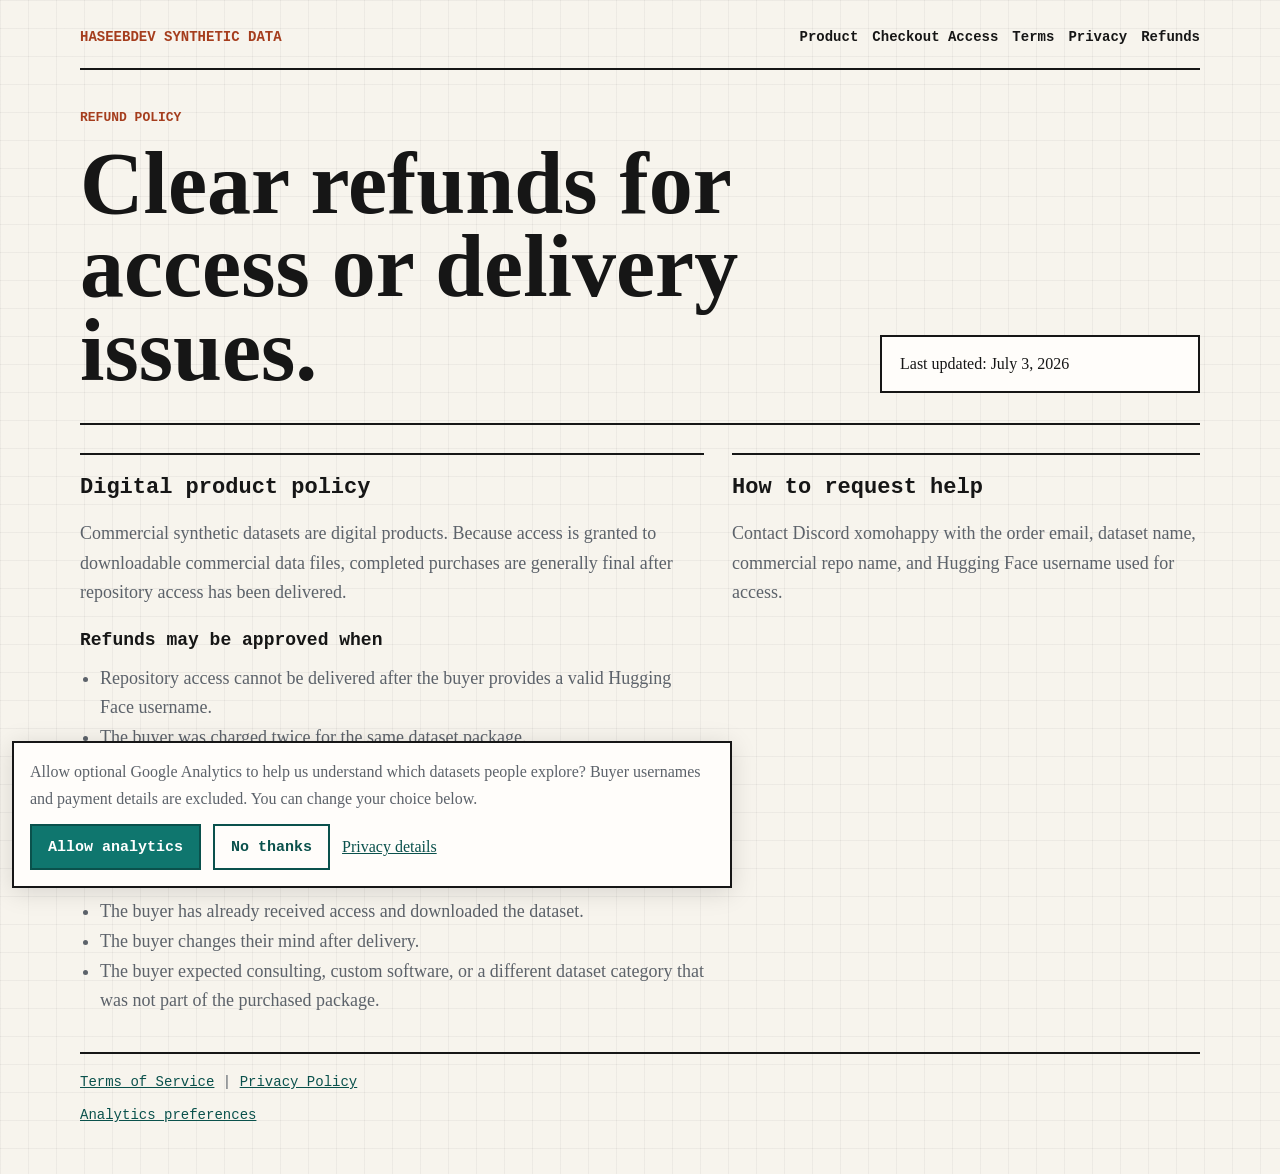
<file: refund.html>
<!doctype html>
<html lang="en">
<head>
  <meta charset="utf-8">
  <meta name="viewport" content="width=device-width, initial-scale=1">
  <title>Refund Policy | HaseebDev Synthetic Data</title>
  <link rel="stylesheet" href="site.css">
  <script src="analytics-config.js" defer></script>
  <script src="analytics.js" defer></script>
  <meta name="referrer" content="strict-origin-when-cross-origin">
</head>
<body>
  <main class="wrap">
    <nav class="topbar" aria-label="Site navigation">
      <div class="brand">HaseebDev Synthetic Data</div>
      <div class="nav">
        <a href="index.html">Product</a>
        <a href="commercial-access.html">Checkout Access</a>
        <a href="terms.html">Terms</a>
        <a href="privacy.html">Privacy</a>
        <a href="refund.html">Refunds</a>
      </div>
    </nav>

    <header class="hero">
      <div>
        <p class="eyebrow">Refund Policy</p>
        <h1>Clear refunds for access or delivery issues.</h1>
      </div>
      <aside class="notice">
        Last updated: July 3, 2026
      </aside>
    </header>

    <section class="two-col">
      <article class="panel">
        <h2>Digital product policy</h2>
        <p>Commercial synthetic datasets are digital products. Because access is granted to downloadable commercial data files, completed purchases are generally final after repository access has been delivered.</p>

        <h3>Refunds may be approved when</h3>
        <ul>
          <li>Repository access cannot be delivered after the buyer provides a valid Hugging Face username.</li>
          <li>The buyer was charged twice for the same dataset package.</li>
          <li>The delivered dataset materially differs from the purchased dataset description.</li>
          <li>A checkout or delivery error prevents access and cannot be fixed within a reasonable time.</li>
        </ul>

        <h3>Refunds are generally not available when</h3>
        <ul>
          <li>The buyer has already received access and downloaded the dataset.</li>
          <li>The buyer changes their mind after delivery.</li>
          <li>The buyer expected consulting, custom software, or a different dataset category that was not part of the purchased package.</li>
        </ul>
      </article>

      <aside class="panel">
        <h2>How to request help</h2>
        <p>Contact Discord xomohappy with the order email, dataset name, commercial repo name, and Hugging Face username used for access.</p>
      </aside>
    </section>

    <footer class="footer">
      <a href="terms.html">Terms of Service</a> | <a href="privacy.html">Privacy Policy</a>
    </footer>
  </main>
</body>
</html>
</file>
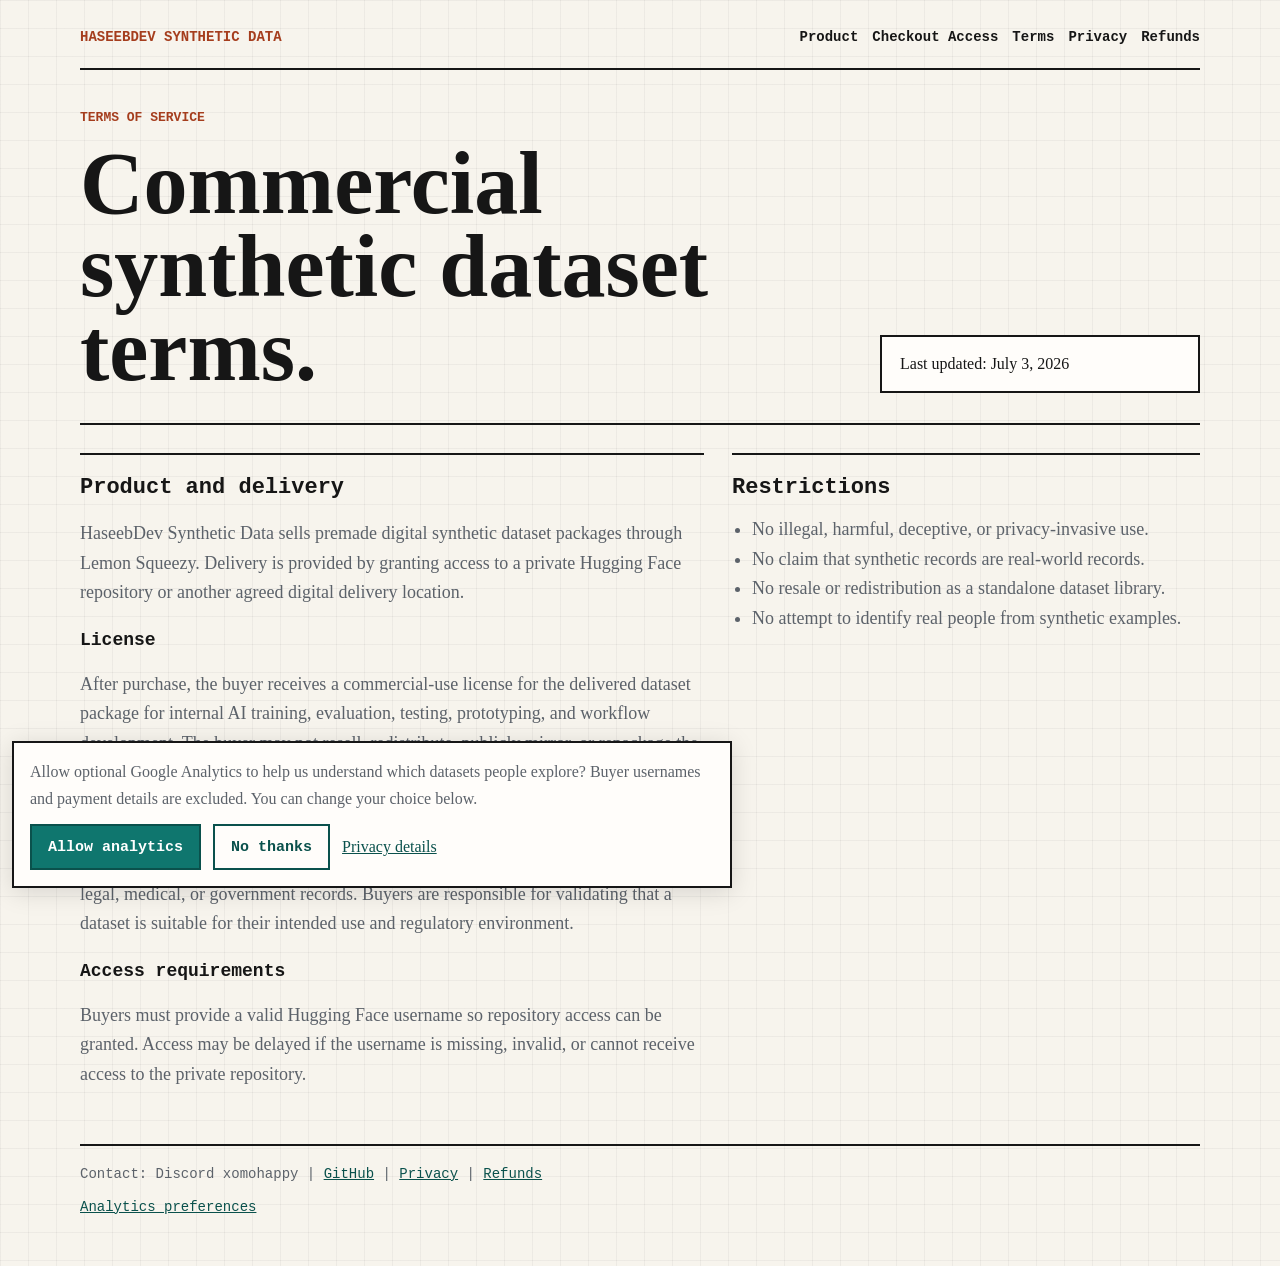
<file: terms.html>
<!doctype html>
<html lang="en">
<head>
  <meta charset="utf-8">
  <meta name="viewport" content="width=device-width, initial-scale=1">
  <title>Terms of Service | HaseebDev Synthetic Data</title>
  <link rel="stylesheet" href="site.css">
  <script src="analytics-config.js" defer></script>
  <script src="analytics.js" defer></script>
  <meta name="referrer" content="strict-origin-when-cross-origin">
</head>
<body>
  <main class="wrap">
    <nav class="topbar" aria-label="Site navigation">
      <div class="brand">HaseebDev Synthetic Data</div>
      <div class="nav">
        <a href="index.html">Product</a>
        <a href="commercial-access.html">Checkout Access</a>
        <a href="terms.html">Terms</a>
        <a href="privacy.html">Privacy</a>
        <a href="refund.html">Refunds</a>
      </div>
    </nav>

    <header class="hero">
      <div>
        <p class="eyebrow">Terms of Service</p>
        <h1>Commercial synthetic dataset terms.</h1>
      </div>
      <aside class="notice">
        Last updated: July 3, 2026
      </aside>
    </header>

    <section class="two-col">
      <article class="panel">
        <h2>Product and delivery</h2>
        <p>HaseebDev Synthetic Data sells premade digital synthetic dataset packages through Lemon Squeezy. Delivery is provided by granting access to a private Hugging Face repository or another agreed digital delivery location.</p>

        <h3>License</h3>
        <p>After purchase, the buyer receives a commercial-use license for the delivered dataset package for internal AI training, evaluation, testing, prototyping, and workflow development. The buyer may not resell, redistribute, publicly mirror, or repackage the dataset as a standalone competing dataset product.</p>

        <h3>Synthetic data notice</h3>
        <p>The datasets are synthetic and are not represented as real customer, patient, financial, legal, medical, or government records. Buyers are responsible for validating that a dataset is suitable for their intended use and regulatory environment.</p>

        <h3>Access requirements</h3>
        <p>Buyers must provide a valid Hugging Face username so repository access can be granted. Access may be delayed if the username is missing, invalid, or cannot receive access to the private repository.</p>
      </article>

      <aside class="panel">
        <h2>Restrictions</h2>
        <ul>
          <li>No illegal, harmful, deceptive, or privacy-invasive use.</li>
          <li>No claim that synthetic records are real-world records.</li>
          <li>No resale or redistribution as a standalone dataset library.</li>
          <li>No attempt to identify real people from synthetic examples.</li>
        </ul>
      </aside>
    </section>

    <footer class="footer">
      Contact: Discord xomohappy | <a href="https://github.com/HaseebDev" rel="noopener">GitHub</a> | <a href="privacy.html">Privacy</a> | <a href="refund.html">Refunds</a>
    </footer>
  </main>
</body>
</html>
</file>
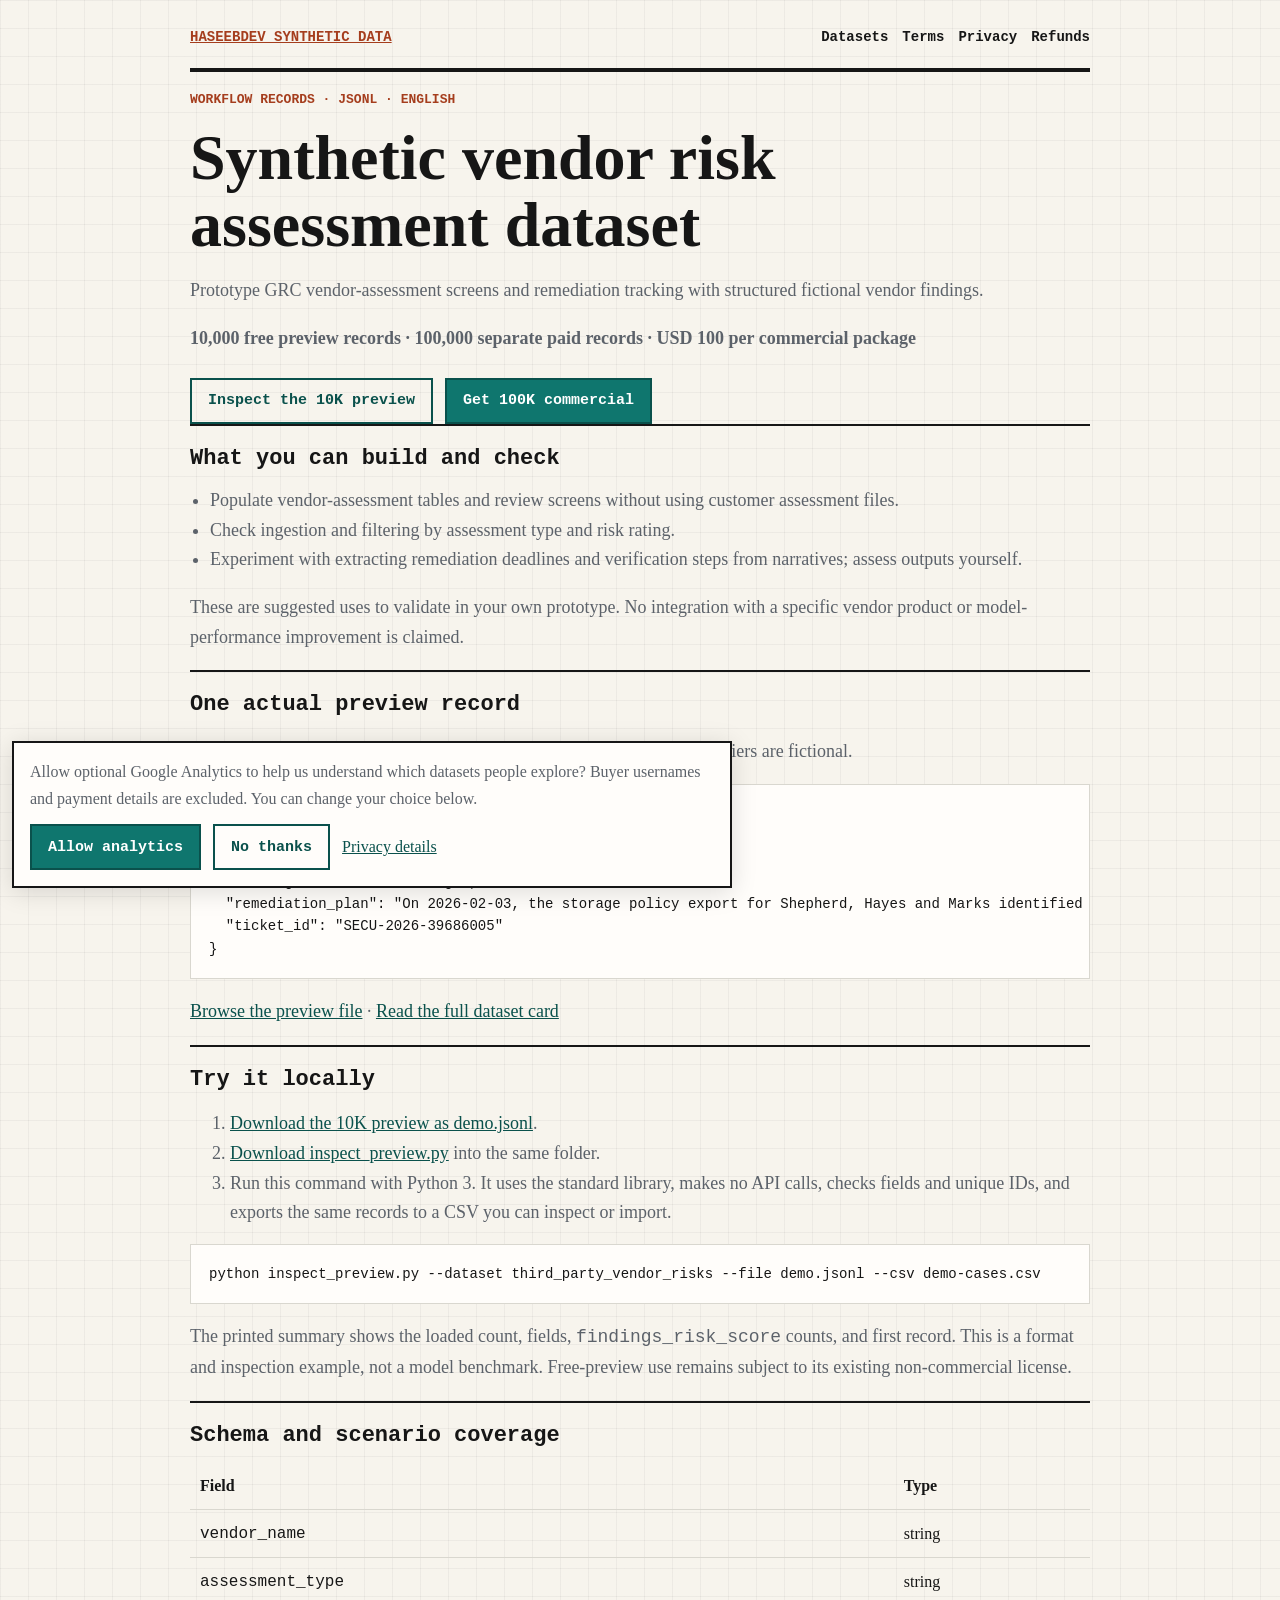
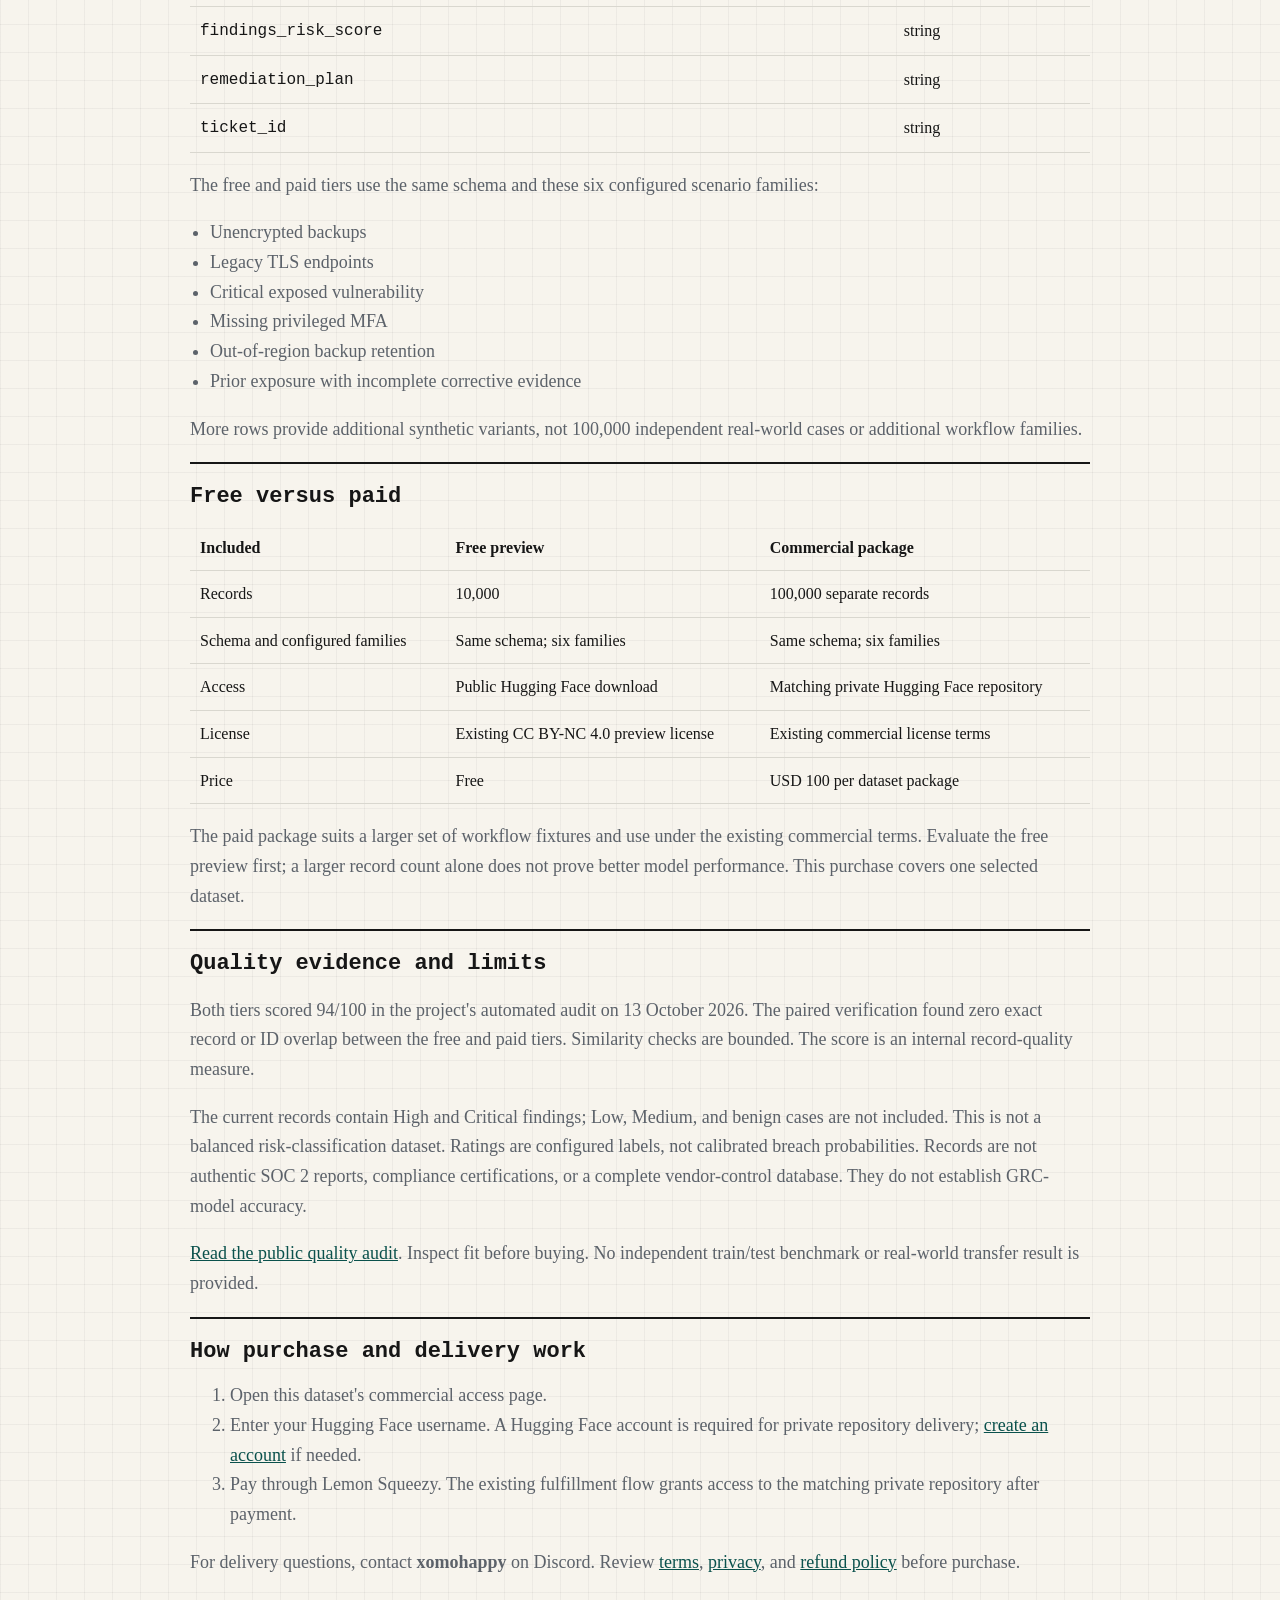
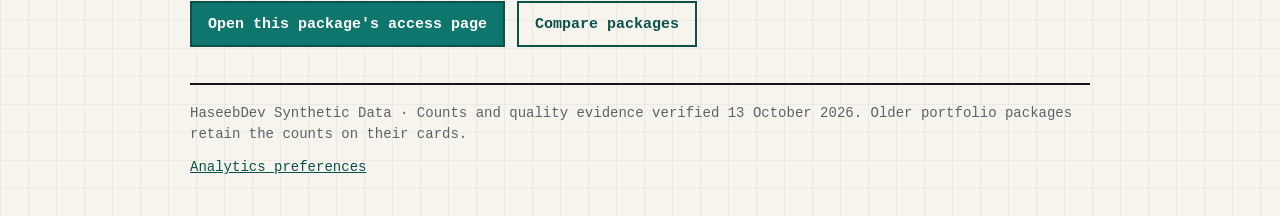
<file: vendor-risk-assessment-dataset.html>
<!doctype html>
<html lang="en"><head>
  <meta charset="utf-8"><meta name="viewport" content="width=device-width, initial-scale=1">
  <title>Synthetic vendor risk assessment dataset | 10K Preview &amp; 100K Commercial</title>
  <meta name="description" content="Prototype GRC vendor-assessment screens and remediation tracking with structured fictional vendor findings. Inspect 10,000 free records; get 100,000 separate commercial records for USD 100.">
  <link rel="canonical" href="https://haseebdev.github.io/synthetic-data-checkout/vendor-risk-assessment-dataset.html">
  <meta property="og:type" content="website"><meta property="og:title" content="Synthetic vendor risk assessment dataset">
  <meta property="og:description" content="Prototype GRC vendor-assessment screens and remediation tracking with structured fictional vendor findings. Inspect 10,000 free records; get 100,000 separate commercial records for USD 100."><meta property="og:url" content="https://haseebdev.github.io/synthetic-data-checkout/vendor-risk-assessment-dataset.html">
  <meta name="twitter:card" content="summary"><link rel="stylesheet" href="site.css">
  <script src="campaign-links.js" defer></script>
  <script src="analytics-config.js" defer></script><script src="analytics.js" defer></script>
  <meta name="referrer" content="strict-origin-when-cross-origin">
  <script type="application/ld+json">{"@context": "https://schema.org", "@type": "Dataset", "name": "Synthetic vendor risk assessment dataset — 10K free preview", "description": "10,000 fictional workflow records in JSONL. Prototype GRC vendor-assessment screens and remediation tracking with structured fictional vendor findings.", "url": "https://haseebdev.github.io/synthetic-data-checkout/vendor-risk-assessment-dataset.html", "sameAs": "https://huggingface.co/datasets/HaseebDev/third_party_vendor_risks", "creator": {"@type": "Organization", "name": "HaseebDev Synthetic Data", "url": "https://haseebdev.github.io/synthetic-data-checkout/"}, "keywords": ["synthetic vendor risk dataset", "vendor cybersecurity assessment", "third party risk", "GRC test data", "remediation workflow"], "license": "https://creativecommons.org/licenses/by-nc/4.0/", "isAccessibleForFree": true, "variableMeasured": ["vendor_name", "assessment_type", "findings_risk_score", "remediation_plan", "ticket_id"], "distribution": [{"@type": "DataDownload", "encodingFormat": "application/x-ndjson", "contentUrl": "https://huggingface.co/datasets/HaseebDev/third_party_vendor_risks/resolve/main/demo.jsonl?download=true"}]}</script>
</head><body><main class="wrap readable">
  <nav class="topbar" aria-label="Site navigation"><a class="brand" href="index.html">HaseebDev Synthetic Data</a><div class="nav"><a href="index.html#packages">Datasets</a><a href="terms.html">Terms</a><a href="privacy.html">Privacy</a><a href="refund.html">Refunds</a></div></nav>
  <header class="panel"><p class="eyebrow">Workflow records · JSONL · English</p><h1>Synthetic vendor risk assessment dataset</h1><p>Prototype GRC vendor-assessment screens and remediation tracking with structured fictional vendor findings.</p>
  <p><strong>10,000 free preview records · 100,000 separate paid records · USD 100 per commercial package</strong></p>
  <div class="button-row"><a class="button secondary" href="https://huggingface.co/datasets/HaseebDev/third_party_vendor_risks">Inspect the 10K preview</a><a class="button" data-package="third_party_vendor_risks" href="https://haseebdev.github.io/synthetic-data-checkout/commercial-access.html?niche=third_party_vendor_risks&amp;demo_repo=HaseebDev%2Fthird_party_vendor_risks&amp;commercial_repo=HaseebDev%2Fthird_party_vendor_risks-commercial&amp;checkout_url=https%3A%2F%2Fsyntheticdatasetlab.lemonsqueezy.com%2Fcheckout%2Fbuy%2F431fde4c-a3ff-4587-825b-7ec496b1e98e%3Fcheckout%255Bcustom%255D%255Bdataset%255D%3Dthird_party_vendor_risks%26checkout%255Bcustom%255D%255Bdemo_repo%255D%3DHaseebDev%252Fthird_party_vendor_risks%26checkout%255Bcustom%255D%255Bcommercial_repo%255D%3DHaseebDev%252Fthird_party_vendor_risks-commercial%26utm_source%3Dgithub_pages%26utm_medium%3Ddataset_guide%26utm_campaign%3Dthird_party_vendor_risks&amp;commercial_records=100000&amp;utm_source=github_pages&amp;utm_medium=dataset_guide&amp;utm_campaign=third_party_vendor_risks">Get 100K commercial</a></div></header>
  <section class="panel"><h2>What you can build and check</h2><ul><li>Populate vendor-assessment tables and review screens without using customer assessment files.</li><li>Check ingestion and filtering by assessment type and risk rating.</li><li>Experiment with extracting remediation deadlines and verification steps from narratives; assess outputs yourself.</li></ul><p>These are suggested uses to validate in your own prototype. No integration with a specific vendor product or model-performance improvement is claimed.</p></section>
  <section class="panel"><h2>One actual preview record</h2><p>This record comes from the public preview. Names, companies, and identifiers are fictional.</p><pre><code>{
  &quot;vendor_name&quot;: &quot;Shepherd, Hayes and Marks&quot;,
  &quot;assessment_type&quot;: &quot;SOC 2 Type II Review&quot;,
  &quot;findings_risk_score&quot;: &quot;High&quot;,
  &quot;remediation_plan&quot;: &quot;On 2026-02-03, the storage policy export for Shepherd, Hayes and Marks identified unencrypted customer-data backups affecting support-case attachments. 48 affected components are assigned to cedar-392, including support-case attachments; testing of other resources is pending. Assign the supplier control owner to remove plaintext copies from secondary storage; the written remediation deadline is 21 days after this assessment. Retesting covers the affected resource inventory: the assurance lead must check object metadata against the approved key identifier. This is an open High exception, requiring reassessment if affected scope or customer-data exposure changes.&quot;,
  &quot;ticket_id&quot;: &quot;SECU-2026-39686005&quot;
}</code></pre><p><a href="https://huggingface.co/datasets/HaseebDev/third_party_vendor_risks/blob/main/demo.jsonl">Browse the preview file</a> · <a href="https://huggingface.co/datasets/HaseebDev/third_party_vendor_risks/blob/main/README.md">Read the full dataset card</a></p></section>
  <section class="panel"><h2>Try it locally</h2><ol><li><a href="https://huggingface.co/datasets/HaseebDev/third_party_vendor_risks/resolve/main/demo.jsonl?download=true">Download the 10K preview as demo.jsonl</a>.</li><li><a href="inspect_preview.py" download>Download inspect_preview.py</a> into the same folder.</li><li>Run this command with Python 3. It uses the standard library, makes no API calls, checks fields and unique IDs, and exports the same records to a CSV you can inspect or import.</li></ol><pre><code>python inspect_preview.py --dataset third_party_vendor_risks --file demo.jsonl --csv demo-cases.csv</code></pre><p>The printed summary shows the loaded count, fields, <code>findings_risk_score</code> counts, and first record. This is a format and inspection example, not a model benchmark. Free-preview use remains subject to its existing non-commercial license.</p></section>
  <section class="panel"><h2>Schema and scenario coverage</h2><div class="table-scroll"><table><thead><tr><th>Field</th><th>Type</th></tr></thead><tbody><tr><td><code>vendor_name</code></td><td>string</td></tr><tr><td><code>assessment_type</code></td><td>string</td></tr><tr><td><code>findings_risk_score</code></td><td>string</td></tr><tr><td><code>remediation_plan</code></td><td>string</td></tr><tr><td><code>ticket_id</code></td><td>string</td></tr></tbody></table></div><p>The free and paid tiers use the same schema and these six configured scenario families:</p><ul><li>Unencrypted backups</li><li>Legacy TLS endpoints</li><li>Critical exposed vulnerability</li><li>Missing privileged MFA</li><li>Out-of-region backup retention</li><li>Prior exposure with incomplete corrective evidence</li></ul><p>More rows provide additional synthetic variants, not 100,000 independent real-world cases or additional workflow families.</p></section>
  <section class="panel"><h2>Free versus paid</h2><div class="table-scroll"><table><thead><tr><th>Included</th><th>Free preview</th><th>Commercial package</th></tr></thead><tbody><tr><td>Records</td><td>10,000</td><td>100,000 separate records</td></tr><tr><td>Schema and configured families</td><td>Same schema; six families</td><td>Same schema; six families</td></tr><tr><td>Access</td><td>Public Hugging Face download</td><td>Matching private Hugging Face repository</td></tr><tr><td>License</td><td>Existing CC BY-NC 4.0 preview license</td><td>Existing commercial license terms</td></tr><tr><td>Price</td><td>Free</td><td>USD 100 per dataset package</td></tr></tbody></table></div><p>The paid package suits a larger set of workflow fixtures and use under the existing commercial terms. Evaluate the free preview first; a larger record count alone does not prove better model performance. This purchase covers one selected dataset.</p></section>
  <section class="panel"><h2>Quality evidence and limits</h2><p>Both tiers scored 94/100 in the project's automated audit on 13 October 2026. The paired verification found zero exact record or ID overlap between the free and paid tiers. Similarity checks are bounded. The score is an internal record-quality measure.</p><p>The current records contain High and Critical findings; Low, Medium, and benign cases are not included. This is not a balanced risk-classification dataset. Ratings are configured labels, not calibrated breach probabilities. Records are not authentic SOC 2 reports, compliance certifications, or a complete vendor-control database. They do not establish GRC-model accuracy.</p><p><a href="https://huggingface.co/datasets/HaseebDev/third_party_vendor_risks/blob/main/quality-audit.md">Read the public quality audit</a>. Inspect fit before buying. No independent train/test benchmark or real-world transfer result is provided.</p></section>
  <section class="panel"><h2>How purchase and delivery work</h2><ol><li>Open this dataset's commercial access page.</li><li>Enter your Hugging Face username. A Hugging Face account is required for private repository delivery; <a href="https://huggingface.co/join">create an account</a> if needed.</li><li>Pay through Lemon Squeezy. The existing fulfillment flow grants access to the matching private repository after payment.</li></ol><p>For delivery questions, contact <strong>xomohappy</strong> on Discord. Review <a href="terms.html">terms</a>, <a href="privacy.html">privacy</a>, and <a href="refund.html">refund policy</a> before purchase.</p><div class="button-row"><a class="button" href="https://haseebdev.github.io/synthetic-data-checkout/commercial-access.html?niche=third_party_vendor_risks&amp;demo_repo=HaseebDev%2Fthird_party_vendor_risks&amp;commercial_repo=HaseebDev%2Fthird_party_vendor_risks-commercial&amp;checkout_url=https%3A%2F%2Fsyntheticdatasetlab.lemonsqueezy.com%2Fcheckout%2Fbuy%2F431fde4c-a3ff-4587-825b-7ec496b1e98e%3Fcheckout%255Bcustom%255D%255Bdataset%255D%3Dthird_party_vendor_risks%26checkout%255Bcustom%255D%255Bdemo_repo%255D%3DHaseebDev%252Fthird_party_vendor_risks%26checkout%255Bcustom%255D%255Bcommercial_repo%255D%3DHaseebDev%252Fthird_party_vendor_risks-commercial%26utm_source%3Dgithub_pages%26utm_medium%3Ddataset_guide%26utm_campaign%3Dthird_party_vendor_risks&amp;commercial_records=100000&amp;utm_source=github_pages&amp;utm_medium=dataset_guide&amp;utm_campaign=third_party_vendor_risks">Open this package's access page</a><a class="button secondary" href="index.html#packages">Compare packages</a></div></section>
  <footer class="footer">HaseebDev Synthetic Data · Counts and quality evidence verified 13 October 2026. Older portfolio packages retain the counts on their cards.</footer>
</main></body></html>
</file>
<file: site.css>
:root {
  color-scheme: light;
  --ink: #161616;
  --muted: #5c626a;
  --line: #d9d7cf;
  --paper: #f7f4ed;
  --panel: #fffdfa;
  --accent: #0f766e;
  --accent-dark: #0a514c;
  --signal: #a53d1d;
  --blueprint: #243b53;
}

* {
  box-sizing: border-box;
}

body {
  margin: 0;
  min-height: 100vh;
  background:
    linear-gradient(90deg, rgba(22, 22, 22, 0.045) 1px, transparent 1px),
    linear-gradient(rgba(22, 22, 22, 0.045) 1px, transparent 1px),
    var(--paper);
  background-size: 28px 28px;
  color: var(--ink);
  font-family: Georgia, "Times New Roman", serif;
}

a {
  color: var(--accent-dark);
}

.wrap {
  width: min(1120px, calc(100% - 32px));
  margin: 0 auto;
  padding: 28px 0 48px;
}

.topbar {
  display: flex;
  flex-wrap: wrap;
  align-items: center;
  justify-content: space-between;
  gap: 14px;
  padding: 0 0 22px;
  border-bottom: 2px solid var(--ink);
  font: 700 14px/1.3 ui-monospace, "SFMono-Regular", Consolas, monospace;
}

.brand {
  color: var(--signal);
  text-transform: uppercase;
}

.nav {
  display: flex;
  flex-wrap: wrap;
  gap: 14px;
}

.nav a {
  color: var(--ink);
  text-decoration: none;
}

.hero {
  display: grid;
  grid-template-columns: minmax(0, 1fr) 320px;
  gap: 32px;
  align-items: end;
  padding: 40px 0 30px;
  border-bottom: 2px solid var(--ink);
}

.eyebrow {
  margin: 0 0 16px;
  color: var(--signal);
  font: 700 13px/1.2 ui-monospace, "SFMono-Regular", Consolas, monospace;
  letter-spacing: 0;
  text-transform: uppercase;
}

h1 {
  margin: 0;
  max-width: 880px;
  font-size: clamp(40px, 7vw, 88px);
  line-height: 0.95;
  letter-spacing: 0;
}

h2 {
  margin: 0 0 14px;
  font: 700 22px/1.2 ui-monospace, "SFMono-Regular", Consolas, monospace;
  letter-spacing: 0;
}

h3 {
  margin: 22px 0 8px;
  font: 700 18px/1.2 ui-monospace, "SFMono-Regular", Consolas, monospace;
}

p,
li {
  color: var(--muted);
  font: 18px/1.65 Georgia, "Times New Roman", serif;
}

ul {
  margin: 12px 0 0;
  padding-left: 20px;
}

.price-box,
.fact-box,
.notice {
  border: 2px solid var(--ink);
  background: var(--panel);
  padding: 18px;
}

.price {
  margin: 4px 0 10px;
  font: 700 42px/1 ui-monospace, "SFMono-Regular", Consolas, monospace;
}

.caption {
  color: var(--muted);
  font: 14px/1.5 ui-monospace, "SFMono-Regular", Consolas, monospace;
}

.grid {
  display: grid;
  grid-template-columns: repeat(3, minmax(0, 1fr));
  gap: 22px;
  margin-top: 28px;
}

.two-col {
  display: grid;
  grid-template-columns: minmax(0, 1fr) minmax(300px, 0.75fr);
  gap: 28px;
  margin-top: 28px;
  align-items: start;
}

.catalog {
  margin-top: 32px;
  scroll-margin-top: 20px;
}

.package-grid {
  display: grid;
  grid-template-columns: repeat(2, minmax(0, 1fr));
  gap: 22px;
}

.package-grid .fact-box {
  min-width: 0;
}

.package-grid .button-row {
  align-items: stretch;
}

.readable {
  max-width: 900px;
}

.readable h1 {
  font-size: clamp(36px, 6vw, 64px);
  line-height: 1.05;
}

pre {
  overflow: auto;
  background: var(--panel);
  border: 1px solid var(--line);
  padding: 18px;
  font: 14px/1.6 ui-monospace, Consolas, monospace;
  max-width: 100%;
}

table {
  width: 100%;
  border-collapse: collapse;
  font: 16px/1.6 Georgia, serif;
}

td, th {
  padding: 10px;
  border-bottom: 1px solid var(--line);
  text-align: left;
  overflow-wrap: anywhere;
}

.table-scroll {
  overflow-x: auto;
}

.panel {
  border-top: 2px solid var(--ink);
  padding-top: 20px;
}

.button-row {
  display: flex;
  flex-wrap: wrap;
  gap: 12px;
  margin-top: 24px;
}

.button {
  display: inline-flex;
  min-height: 46px;
  align-items: center;
  justify-content: center;
  border: 2px solid var(--accent-dark);
  background: var(--accent);
  color: #fff;
  padding: 12px 16px;
  text-decoration: none;
  font: 700 15px/1 ui-monospace, "SFMono-Regular", Consolas, monospace;
}

.button.secondary {
  background: transparent;
  color: var(--accent-dark);
}

label {
  display: block;
  margin-top: 24px;
  color: var(--ink);
  font: 700 15px/1.45 ui-monospace, "SFMono-Regular", Consolas, monospace;
}

input {
  width: min(100%, 460px);
  min-height: 46px;
  margin-top: 8px;
  border: 2px solid var(--ink);
  background: var(--panel);
  color: var(--ink);
  padding: 10px 12px;
  font: 16px/1.2 ui-monospace, "SFMono-Regular", Consolas, monospace;
}

input:focus {
  outline: 3px solid rgba(15, 118, 110, 0.28);
  outline-offset: 2px;
}

dl {
  display: grid;
  grid-template-columns: 150px minmax(0, 1fr);
  gap: 10px 14px;
  margin: 0;
  font: 15px/1.45 ui-monospace, "SFMono-Regular", Consolas, monospace;
}

dt {
  color: var(--muted);
}

dd {
  margin: 0;
  overflow-wrap: anywhere;
}

.alert {
  margin-top: 22px;
  border-left: 4px solid var(--signal);
  padding: 12px 0 12px 14px;
  color: var(--muted);
  font: 15px/1.5 ui-monospace, "SFMono-Regular", Consolas, monospace;
}

.footer {
  margin-top: 36px;
  padding-top: 18px;
  border-top: 2px solid var(--ink);
  color: var(--muted);
  font: 14px/1.5 ui-monospace, "SFMono-Regular", Consolas, monospace;
}

.analytics-consent {
  position: fixed;
  z-index: 40;
  bottom: 12px;
  left: 12px;
  width: min(720px, calc(100% - 24px));
  border: 2px solid var(--ink);
  background: var(--panel);
  padding: 16px;
  box-shadow: 0 4px 24px #0002;
}

.analytics-consent p {
  margin: 0;
  font-size: 16px;
}

.analytics-consent .button-row {
  margin-top: 12px;
  align-items: center;
}

.analytics-settings {
  display: block;
  border: 0;
  background: transparent;
  padding: 12px 0 0;
  color: var(--accent-dark);
  text-decoration: underline;
  cursor: pointer;
  font: inherit;
}

@media (max-width: 820px) {
  .wrap {
    width: min(100% - 24px, 1120px);
    padding-top: 22px;
  }

  .hero,
  .two-col,
  .grid,
  .package-grid {
    grid-template-columns: 1fr;
  }

  dl {
    grid-template-columns: 1fr;
  }
}
</file>
